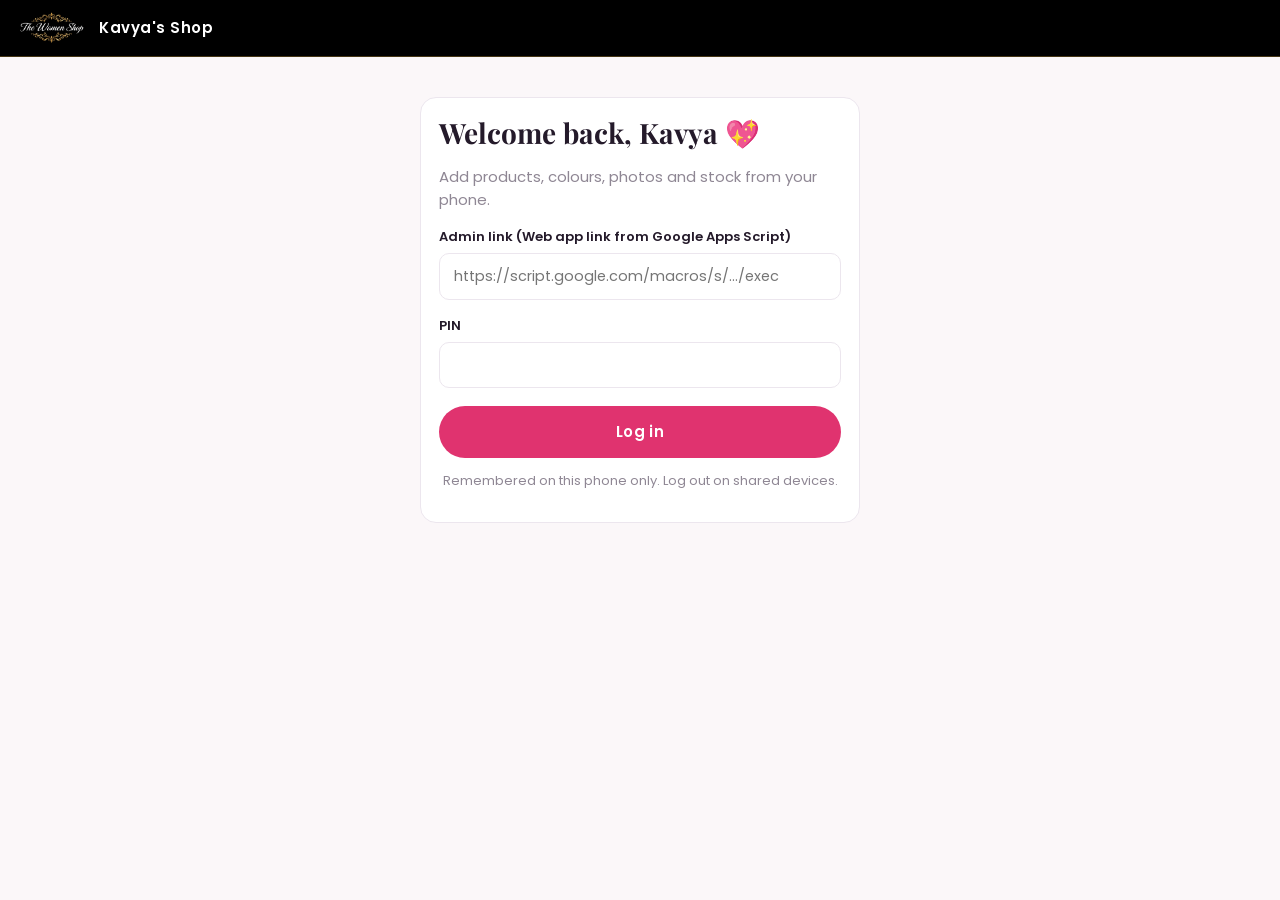
<file: admin.html>
<!DOCTYPE html>
<html lang="en">
<head>
  <meta charset="UTF-8">
  <meta name="viewport" content="width=device-width, initial-scale=1.0, viewport-fit=cover">
  <title>Kavya's Shop | The Women Shop</title>
  <meta name="robots" content="noindex, nofollow">
  <meta name="theme-color" content="#000000">
  <!-- "Add to Home Screen" turns this page into the Kavya's Shop app -->
  <link rel="manifest" href="/admin.webmanifest">
  <meta name="apple-mobile-web-app-capable" content="yes">
  <meta name="mobile-web-app-capable" content="yes">
  <meta name="apple-mobile-web-app-title" content="Kavya's Shop">
  <meta name="apple-mobile-web-app-status-bar-style" content="black-translucent">
  <link rel="icon" href="/favicon.ico" sizes="48x48">
  <link rel="apple-touch-icon" href="assets/admin-icon-180.png">
  <link rel="preconnect" href="https://fonts.googleapis.com">
  <link rel="preconnect" href="https://fonts.gstatic.com" crossorigin>
  <link href="https://fonts.googleapis.com/css2?family=Playfair+Display:ital,wght@0,600;0,700;1,600;1,700&family=Poppins:wght@400;500;600;700&display=swap" rel="stylesheet">
  <link rel="stylesheet" href="css/style.css?v=20261103f">
</head>
<body class="adm">
  <header class="adm-bar">
    <img src="assets/logo.jpg" alt="The Women Shop">
    <span class="adm-title">Kavya's Shop</span>
    <button class="adm-logout" id="logout" hidden>Log out</button>
  </header>

  <main class="adm-main" id="admin"></main>

  <nav class="adm-tabs" id="tabs" hidden aria-label="Admin sections">
    <button type="button" data-tab="home">
      <svg viewBox="0 0 24 24" aria-hidden="true"><path d="M3 10.5 12 3l9 7.5V20a1 1 0 0 1-1 1h-5v-6h-6v6H4a1 1 0 0 1-1-1z"/></svg>Home</button>
    <button type="button" data-tab="products">
      <svg viewBox="0 0 24 24" aria-hidden="true"><path d="M9 3h6l1 3 4 2-2 4-2-1v10H8V11l-2 1-2-4 4-2z"/></svg>Products</button>
    <button type="button" data-tab="orders">
      <svg viewBox="0 0 24 24" aria-hidden="true"><path d="M3 7.5 12 3l9 4.5v9L12 21l-9-4.5z"/><path d="M3 7.5 12 12l9-4.5M12 12v9"/></svg>Orders<b id="tab-badge-orders" hidden></b></button>
    <button type="button" data-tab="reviews">
      <svg viewBox="0 0 24 24" aria-hidden="true"><path d="m12 3 2.7 5.6 6.1.8-4.5 4.2 1.1 6.1L12 16.8l-5.4 2.9 1.1-6.1-4.5-4.2 6.1-.8z"/></svg>Reviews<b id="tab-badge" hidden></b></button>
    <button type="button" data-tab="settings">
      <svg viewBox="0 0 24 24" aria-hidden="true"><path d="M4 6h10M18 6h2M4 12h4M12 12h8M4 18h12M20 18h0"/><circle cx="16" cy="6" r="2"/><circle cx="10" cy="12" r="2"/><circle cx="18" cy="18" r="2"/></svg>Settings</button>
  </nav>

  <div class="toast" id="adm-toast"></div>

  <script src="js/config.js?v=20261103f"></script>
  <script src="js/data.js?v=20261103f"></script>
  <script src="js/admin.js?v=20261103f"></script>
</body>
</html>
</file>
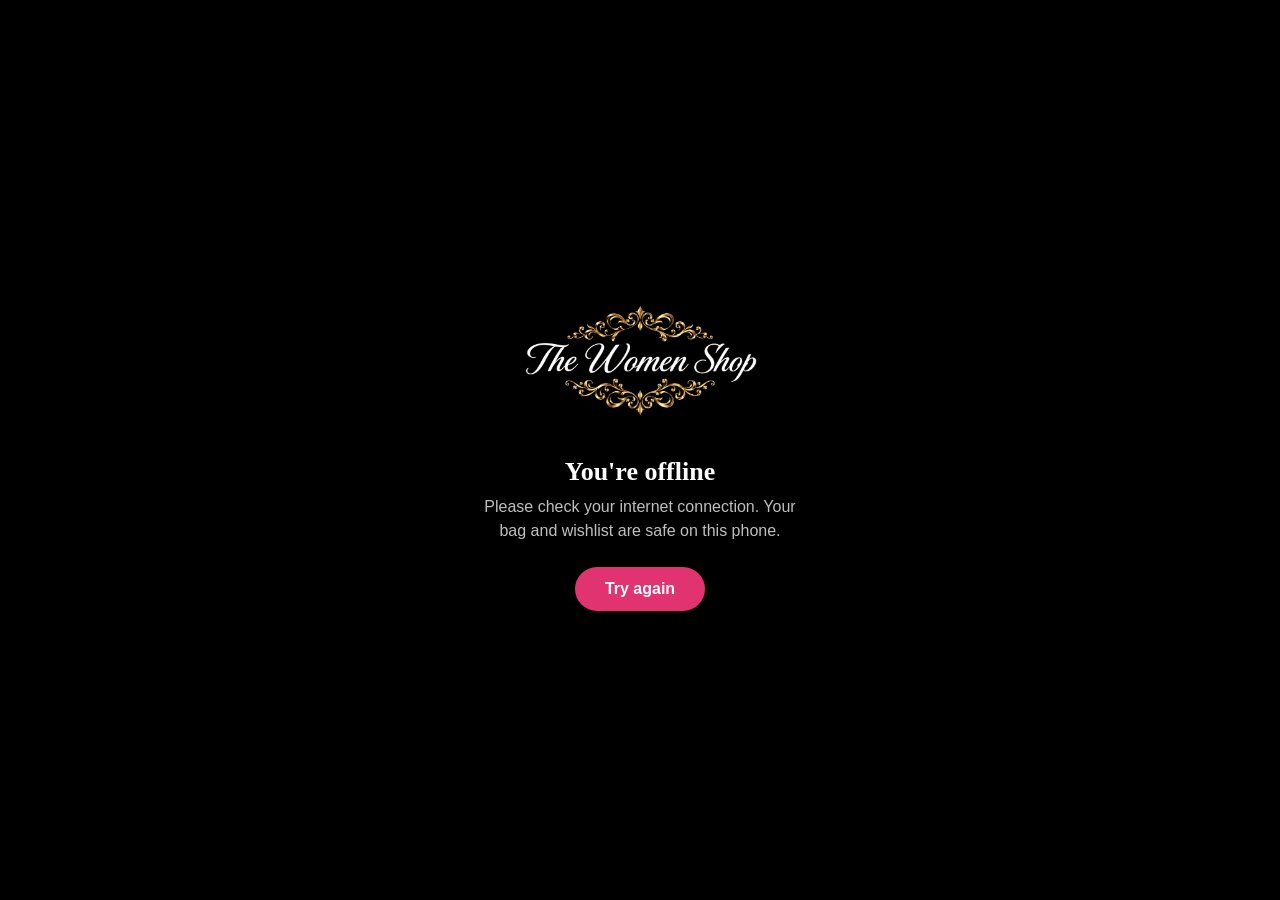
<file: offline.html>
<!DOCTYPE html>
<html lang="en">
<head>
  <meta charset="UTF-8">
  <meta name="viewport" content="width=device-width, initial-scale=1.0">
  <title>You're offline | The Women Shop</title>
  <meta name="robots" content="noindex">
  <meta name="theme-color" content="#000000">
  <style>
    html, body { margin: 0; height: 100%; }
    body { display: grid; place-items: center; padding: 24px; box-sizing: border-box; background: #000; color: #fff; font-family: -apple-system, "Segoe UI", Roboto, sans-serif; text-align: center; }
    img { width: min(260px, 70vw); }
    h1 { margin: 18px 0 8px; font-family: Georgia, serif; font-size: 26px; font-weight: 600; }
    p { margin: 0 auto 24px; max-width: 320px; color: rgba(255, 255, 255, .75); line-height: 1.5; }
    button { padding: 13px 30px; border: 0; border-radius: 999px; background: #e0336f; color: #fff; font: inherit; font-weight: 600; cursor: pointer; }
  </style>
</head>
<body>
  <main>
    <img src="/assets/logo.jpg" alt="The Women Shop">
    <h1>You're offline</h1>
    <p>Please check your internet connection. Your bag and wishlist are safe on this phone.</p>
    <button type="button" onclick="location.reload()">Try again</button>
  </main>
</body>
</html>
</file>
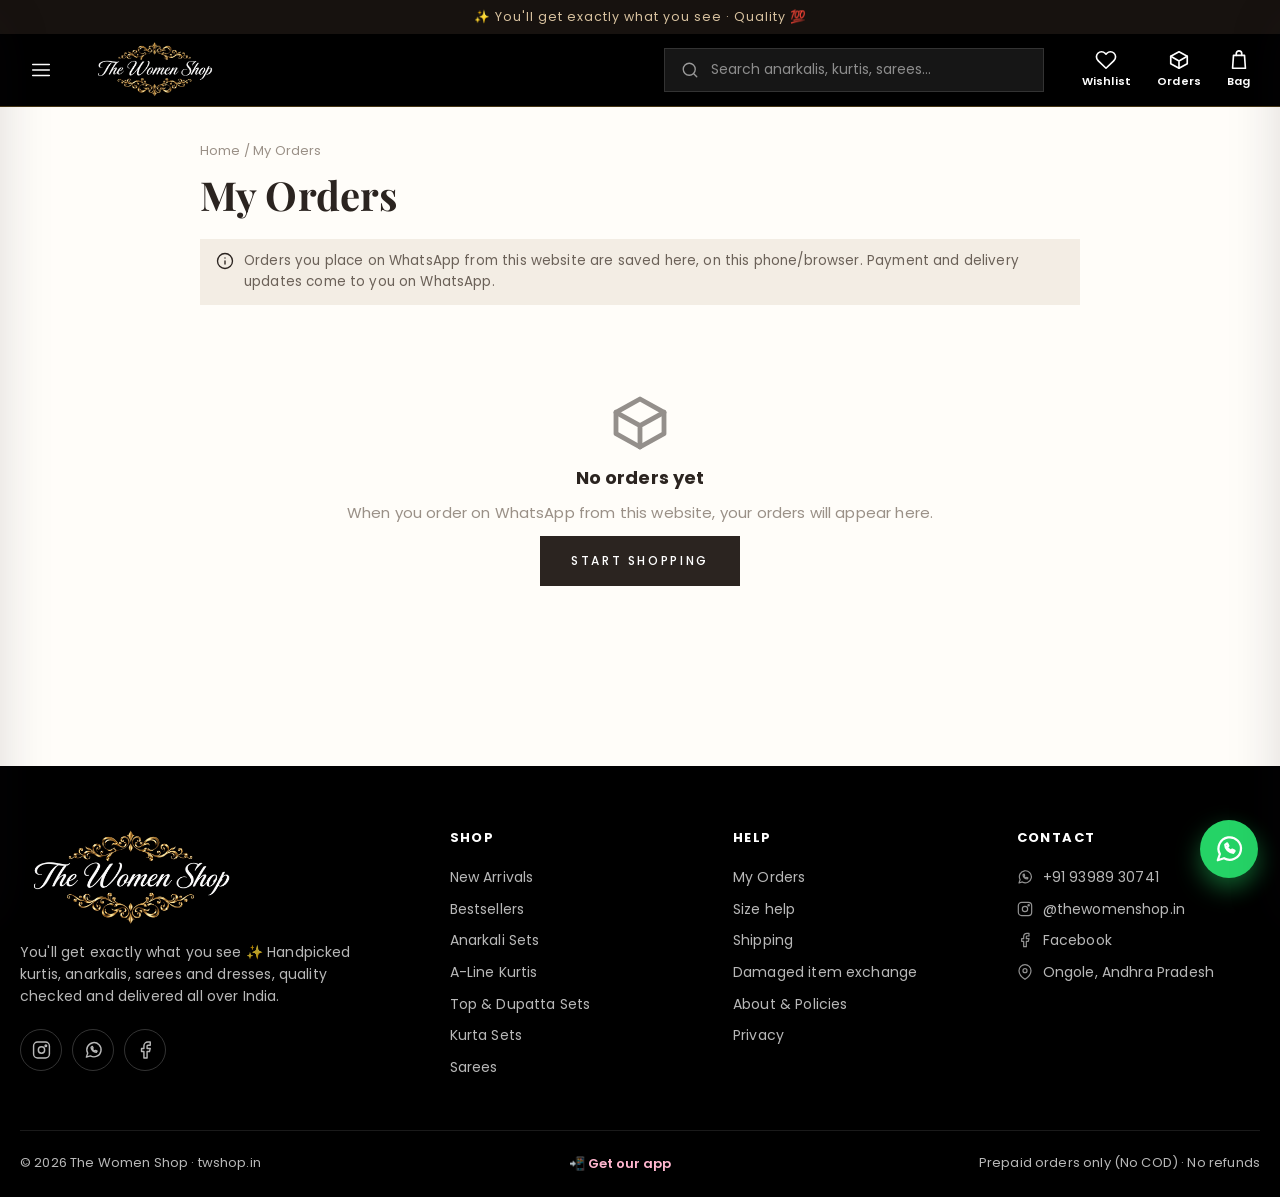
<file: orders.html>
<!DOCTYPE html>
<html lang="en">
<head>
  <meta charset="UTF-8">
  <meta name="viewport" content="width=device-width, initial-scale=1.0">
  <title>My Orders | The Women Shop</title>
  <meta name="theme-color" content="#000000">
  <link rel="icon" href="/favicon.ico" sizes="48x48">
  <link rel="icon" type="image/png" sizes="192x192" href="assets/icon-192.png">
  <link rel="apple-touch-icon" href="assets/apple-touch-icon.png">
  <link rel="manifest" href="/site.webmanifest">
  <meta name="apple-mobile-web-app-capable" content="yes">
  <meta name="mobile-web-app-capable" content="yes">
  <meta name="apple-mobile-web-app-title" content="Women Shop">
  <meta name="apple-mobile-web-app-status-bar-style" content="black">
  <!-- Visitor statistics (Umami: no cookies, no personal data) -->
  <script defer src="https://cloud.umami.is/script.js" data-website-id="20f2fee5-4a6b-429d-828e-dd71cae53dab"></script>
  <!-- Link preview (WhatsApp, Instagram, Facebook) -->
  <meta property="og:type" content="website">
  <meta property="og:site_name" content="The Women Shop">
  <meta property="og:title" content="My Orders | The Women Shop">
  <meta property="og:description" content="Your orders at The Women Shop.">
  <meta property="og:image" content="https://twshop.in/assets/logo.jpg">
  <meta property="og:url" content="https://twshop.in/orders.html">
  <meta name="twitter:card" content="summary_large_image">
  <link rel="preconnect" href="https://fonts.googleapis.com">
  <link rel="preconnect" href="https://fonts.gstatic.com" crossorigin>
  <link href="https://fonts.googleapis.com/css2?family=Playfair+Display:ital,wght@0,600;0,700;1,600;1,700&family=Poppins:wght@400;500;600;700&display=swap" rel="stylesheet">
  <link rel="stylesheet" href="css/style.css?v=20261103f">
</head>
<body>
  <div id="site-header"></div>

  <main class="container orders-page">
    <div class="page-head">
      <div class="crumbs"><a href="index.html">Home</a> / My Orders</div>
      <h1>My Orders <small id="count"></small></h1>
    </div>
    <p class="orders-note" id="orders-note"></p>
    <div id="orders"></div>
  </main>

  <div id="site-footer"></div>

  <script src="js/config.js?v=20261103f"></script>
  <script src="js/data.js?v=20261103f"></script>
  <script src="js/common.js?v=20261103f"></script>
  <script src="js/orders.js?v=20261103f"></script>
</body>
</html>
</file>
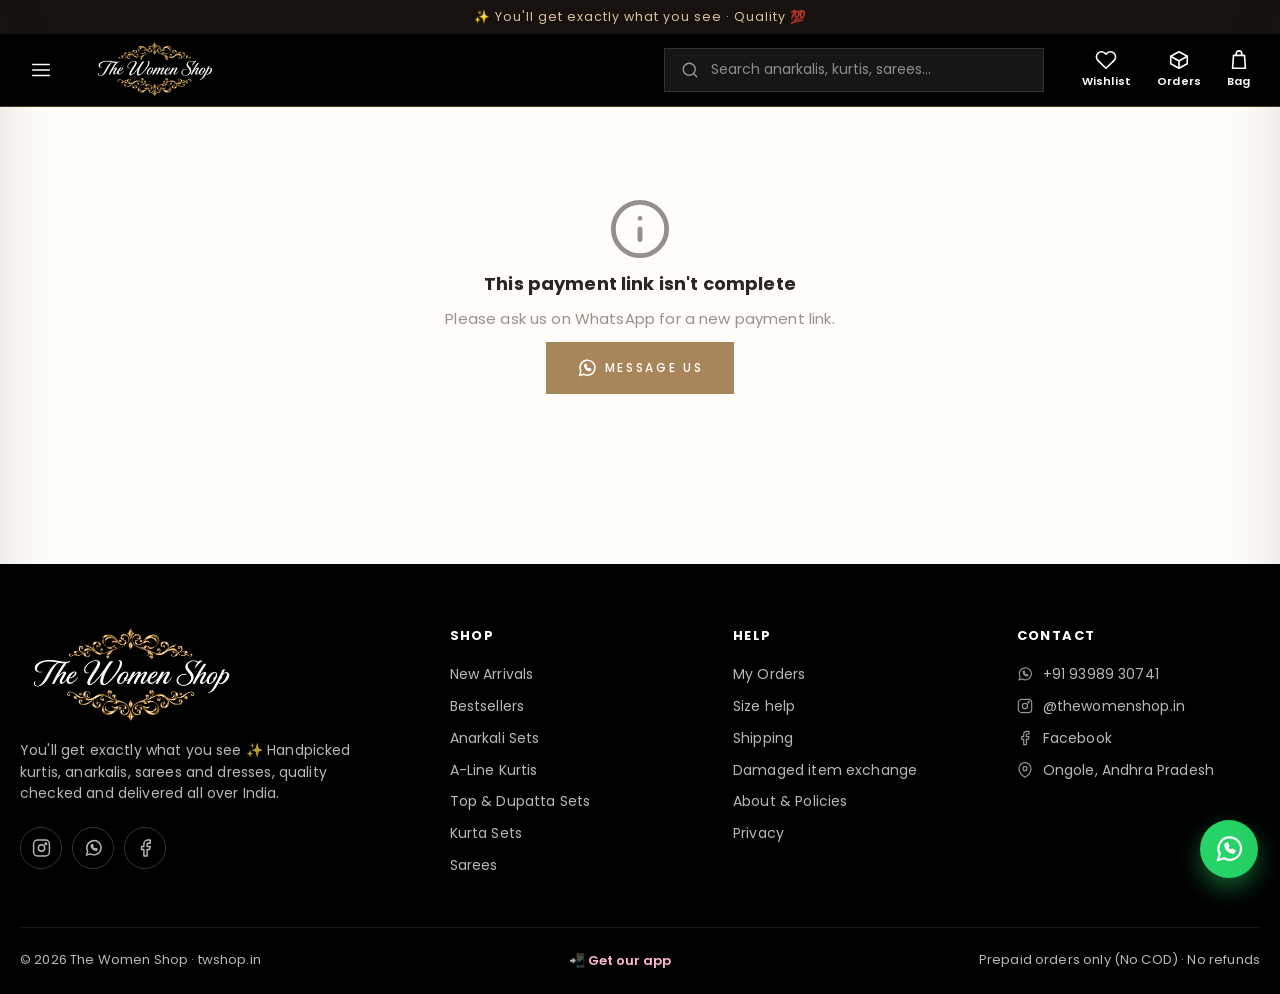
<file: pay.html>
<!DOCTYPE html>
<html lang="en">
<head>
  <meta charset="UTF-8">
  <meta name="viewport" content="width=device-width, initial-scale=1.0">
  <title>Pay for your order | The Women Shop</title>
  <meta name="robots" content="noindex">
  <meta name="theme-color" content="#000000">
  <link rel="icon" href="/favicon.ico" sizes="48x48">
  <link rel="icon" type="image/png" sizes="192x192" href="assets/icon-192.png">
  <link rel="apple-touch-icon" href="assets/apple-touch-icon.png">
  <link rel="manifest" href="/site.webmanifest">
  <meta name="apple-mobile-web-app-capable" content="yes">
  <meta name="mobile-web-app-capable" content="yes">
  <meta name="apple-mobile-web-app-title" content="Women Shop">
  <meta name="apple-mobile-web-app-status-bar-style" content="black">
  <!-- Visitor statistics (Umami: no cookies, no personal data) -->
  <script defer src="https://cloud.umami.is/script.js" data-website-id="20f2fee5-4a6b-429d-828e-dd71cae53dab"></script>
  <!-- Link preview (WhatsApp, Instagram, Facebook) -->
  <meta property="og:type" content="website">
  <meta property="og:site_name" content="The Women Shop">
  <meta property="og:title" content="Pay for your order | The Women Shop">
  <meta property="og:description" content="Your order is confirmed ✅ Tap to pay securely with any UPI app.">
  <meta property="og:image" content="https://twshop.in/assets/logo.jpg">
  <link rel="preconnect" href="https://fonts.googleapis.com">
  <link rel="preconnect" href="https://fonts.gstatic.com" crossorigin>
  <link href="https://fonts.googleapis.com/css2?family=Playfair+Display:ital,wght@0,600;0,700;1,600;1,700&family=Poppins:wght@400;500;600;700&display=swap" rel="stylesheet">
  <link rel="stylesheet" href="css/style.css?v=20261103f">
</head>
<body>
  <div id="site-header"></div>

  <main class="container pay-page" id="pay"></main>

  <div id="site-footer"></div>

  <script src="js/config.js?v=20261103f"></script>
  <script src="js/data.js?v=20261103f"></script>
  <script src="js/common.js?v=20261103f"></script>
  <script src="js/qrcode.js?v=20261103f"></script>
  <script src="js/pay.js?v=20261103f"></script>
</body>
</html>
</file>
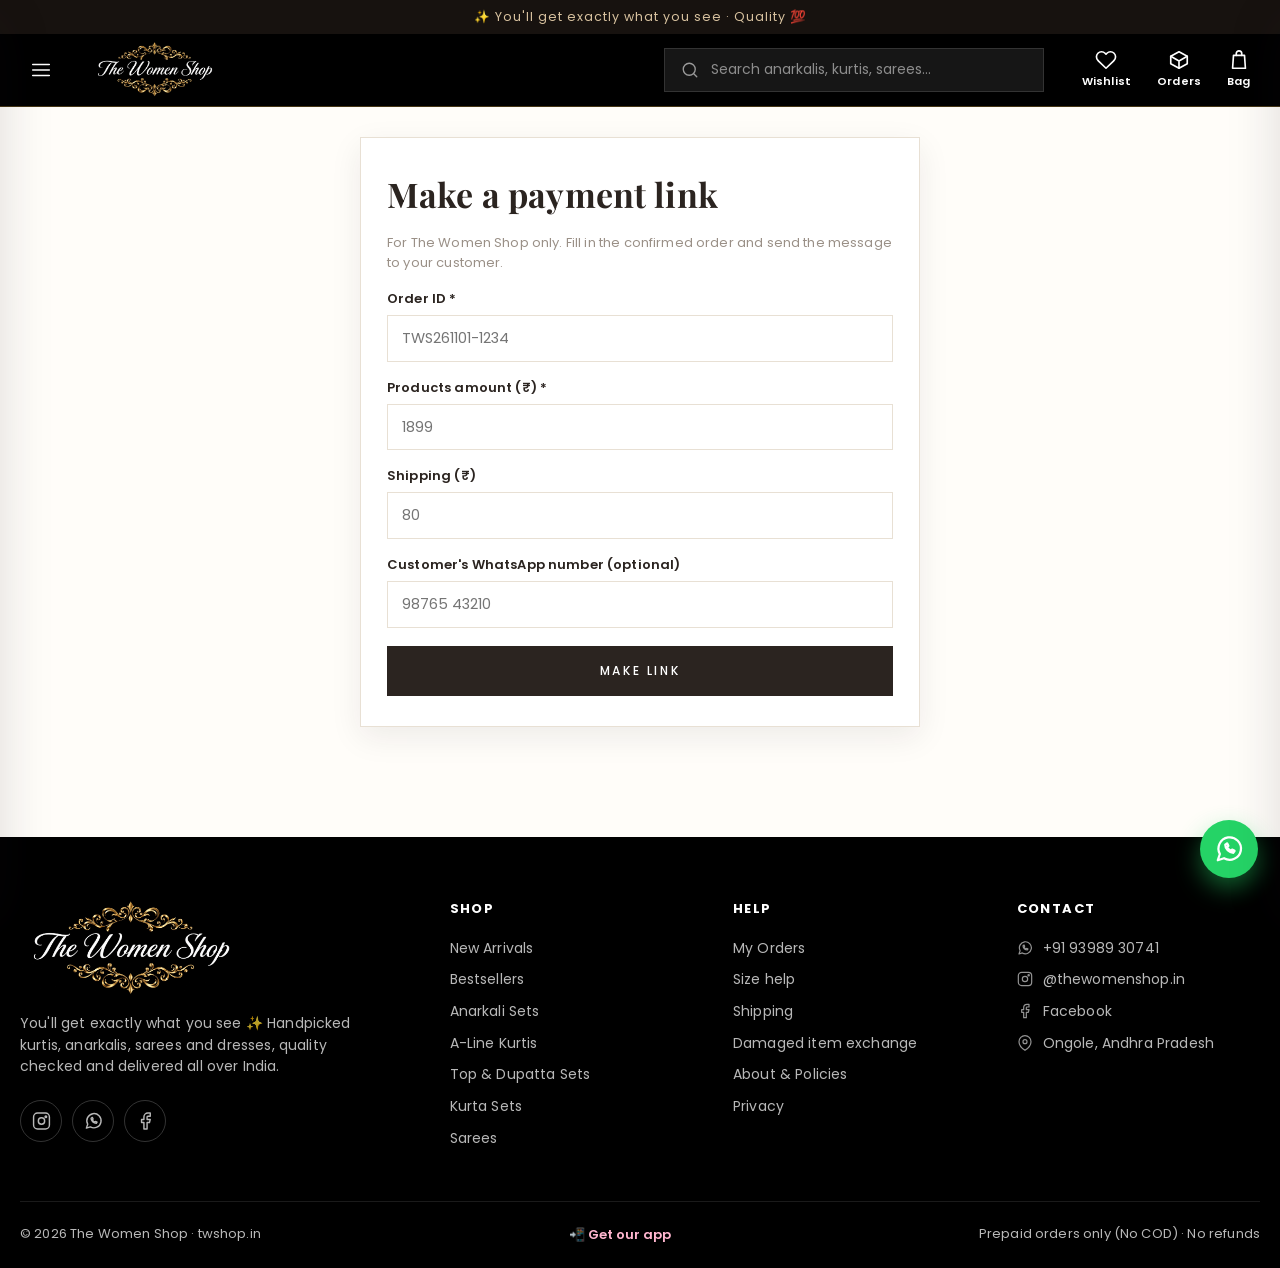
<file: paylink.html>
<!DOCTYPE html>
<html lang="en">
<head>
  <meta charset="UTF-8">
  <meta name="viewport" content="width=device-width, initial-scale=1.0">
  <title>Make a payment link | The Women Shop</title>
  <meta name="robots" content="noindex">
  <meta name="theme-color" content="#000000">
  <link rel="icon" href="/favicon.ico" sizes="48x48">
  <link rel="icon" type="image/png" sizes="192x192" href="assets/icon-192.png">
  <link rel="apple-touch-icon" href="assets/apple-touch-icon.png">
  <link rel="preconnect" href="https://fonts.googleapis.com">
  <link rel="preconnect" href="https://fonts.gstatic.com" crossorigin>
  <link href="https://fonts.googleapis.com/css2?family=Playfair+Display:ital,wght@0,600;0,700;1,600;1,700&family=Poppins:wght@400;500;600;700&display=swap" rel="stylesheet">
  <link rel="stylesheet" href="css/style.css?v=20261103f">
</head>
<body>
  <div id="site-header"></div>

  <main class="container pay-page">
    <div class="pay-card">
      <h1>Make a payment link</h1>
      <p class="muted small">For The Women Shop only. Fill in the confirmed order and send the message to your customer.</p>

      <form id="mk" novalidate>
        <label class="field-label" for="mk-order">Order ID *</label>
        <input class="field" id="mk-order" placeholder="TWS261101-1234" autocomplete="off">
        <label class="field-label" for="mk-amount">Products amount (₹) *</label>
        <input class="field" id="mk-amount" type="number" inputmode="decimal" min="1" placeholder="1899">
        <label class="field-label" for="mk-ship">Shipping (₹)</label>
        <input class="field" id="mk-ship" type="number" inputmode="decimal" min="0" placeholder="80">
        <p class="muted small" id="mk-total"></p>
        <label class="field-label" for="mk-phone">Customer's WhatsApp number (optional)</label>
        <input class="field" id="mk-phone" type="tel" inputmode="numeric" placeholder="98765 43210">
        <p class="size-error" id="mk-error" hidden></p>
        <button class="btn btn-block" type="submit" style="margin-top:18px">Make link</button>
      </form>

      <div id="mk-result" hidden>
        <label class="field-label">Message for your customer</label>
        <textarea class="field" id="mk-msg" rows="8" readonly></textarea>
        <div class="mk-actions">
          <a class="btn btn-wa" id="mk-wa" target="_blank" rel="noopener"></a>
          <button class="btn btn-outline" type="button" id="mk-copy">Copy message</button>
          <a class="btn btn-outline" id="mk-open" target="_blank" rel="noopener">Preview page</a>
        </div>
      </div>
    </div>
  </main>

  <div id="site-footer"></div>

  <script src="js/config.js?v=20261103f"></script>
  <script src="js/data.js?v=20261103f"></script>
  <script src="js/common.js?v=20261103f"></script>
  <script>
    (function () {
      const { icon, money, toast } = window.TWS;
      const C = window.SHOP_CONFIG;
      const $ = (s) => document.querySelector(s);

      $("#mk").addEventListener("submit", (e) => {
        e.preventDefault();
        const order = $("#mk-order").value.trim().toUpperCase();
        const items = Number($("#mk-amount").value);
        const ship = Number($("#mk-ship").value) || 0;
        const amount = items + ship;
        const digits = $("#mk-phone").value.replace(/\D/g, "").replace(/^0+/, "");
        const fail = (m) => { $("#mk-error").textContent = m; $("#mk-error").hidden = false; };
        if (!/^[A-Z0-9-]{3,30}$/.test(order)) return fail("Enter the Order ID from the customer's message (letters, numbers and -)");
        if (!(items > 0 && amount <= 100000)) return fail("Enter the products amount");
        if (ship < 0) return fail("Shipping can't be negative");
        if (digits && digits.length !== 10 && digits.length !== 12) return fail("Enter a 10-digit mobile number, or leave it empty");
        $("#mk-error").hidden = true;

        const link = `https://${C.domain}/pay?o=${encodeURIComponent(order)}&a=${amount}${ship ? `&s=${ship}` : ""}`;
        const breakdown = ship ? `Products: ${money(items)}\nShipping: ${money(ship)}\n` : "";
        const msg = `Hi! Your order *${order}* is confirmed ✅\n\n${breakdown}Amount to pay: *${money(amount)}*\nPay here (any UPI app): ${link}\n\nPlease send the payment screenshot after paying. Thank you for shopping with ${C.name} 💖`;
        const phone = digits.length === 10 ? `91${digits}` : digits;

        $("#mk-msg").value = msg;
        $("#mk-wa").href = `https://wa.me/${phone}?text=${encodeURIComponent(msg)}`;
        $("#mk-wa").innerHTML = `${icon("whatsapp")} ${phone ? "Send to customer" : "Send on WhatsApp"}`;
        $("#mk-open").href = link;
        $("#mk-result").hidden = false;
      });

      // live total while typing
      const showTotal = () => {
        const t = (Number($("#mk-amount").value) || 0) + (Number($("#mk-ship").value) || 0);
        $("#mk-total").textContent = t ? `Customer pays: ${money(t)}` : "";
      };
      $("#mk-amount").addEventListener("input", showTotal);
      $("#mk-ship").addEventListener("input", showTotal);

      $("#mk-copy").addEventListener("click", async () => {
        try { await navigator.clipboard.writeText($("#mk-msg").value); toast("Message copied"); }
        catch (x) { $("#mk-msg").select(); toast("Select the message and copy it"); }
      });
    })();
  </script>
</body>
</html>
</file>
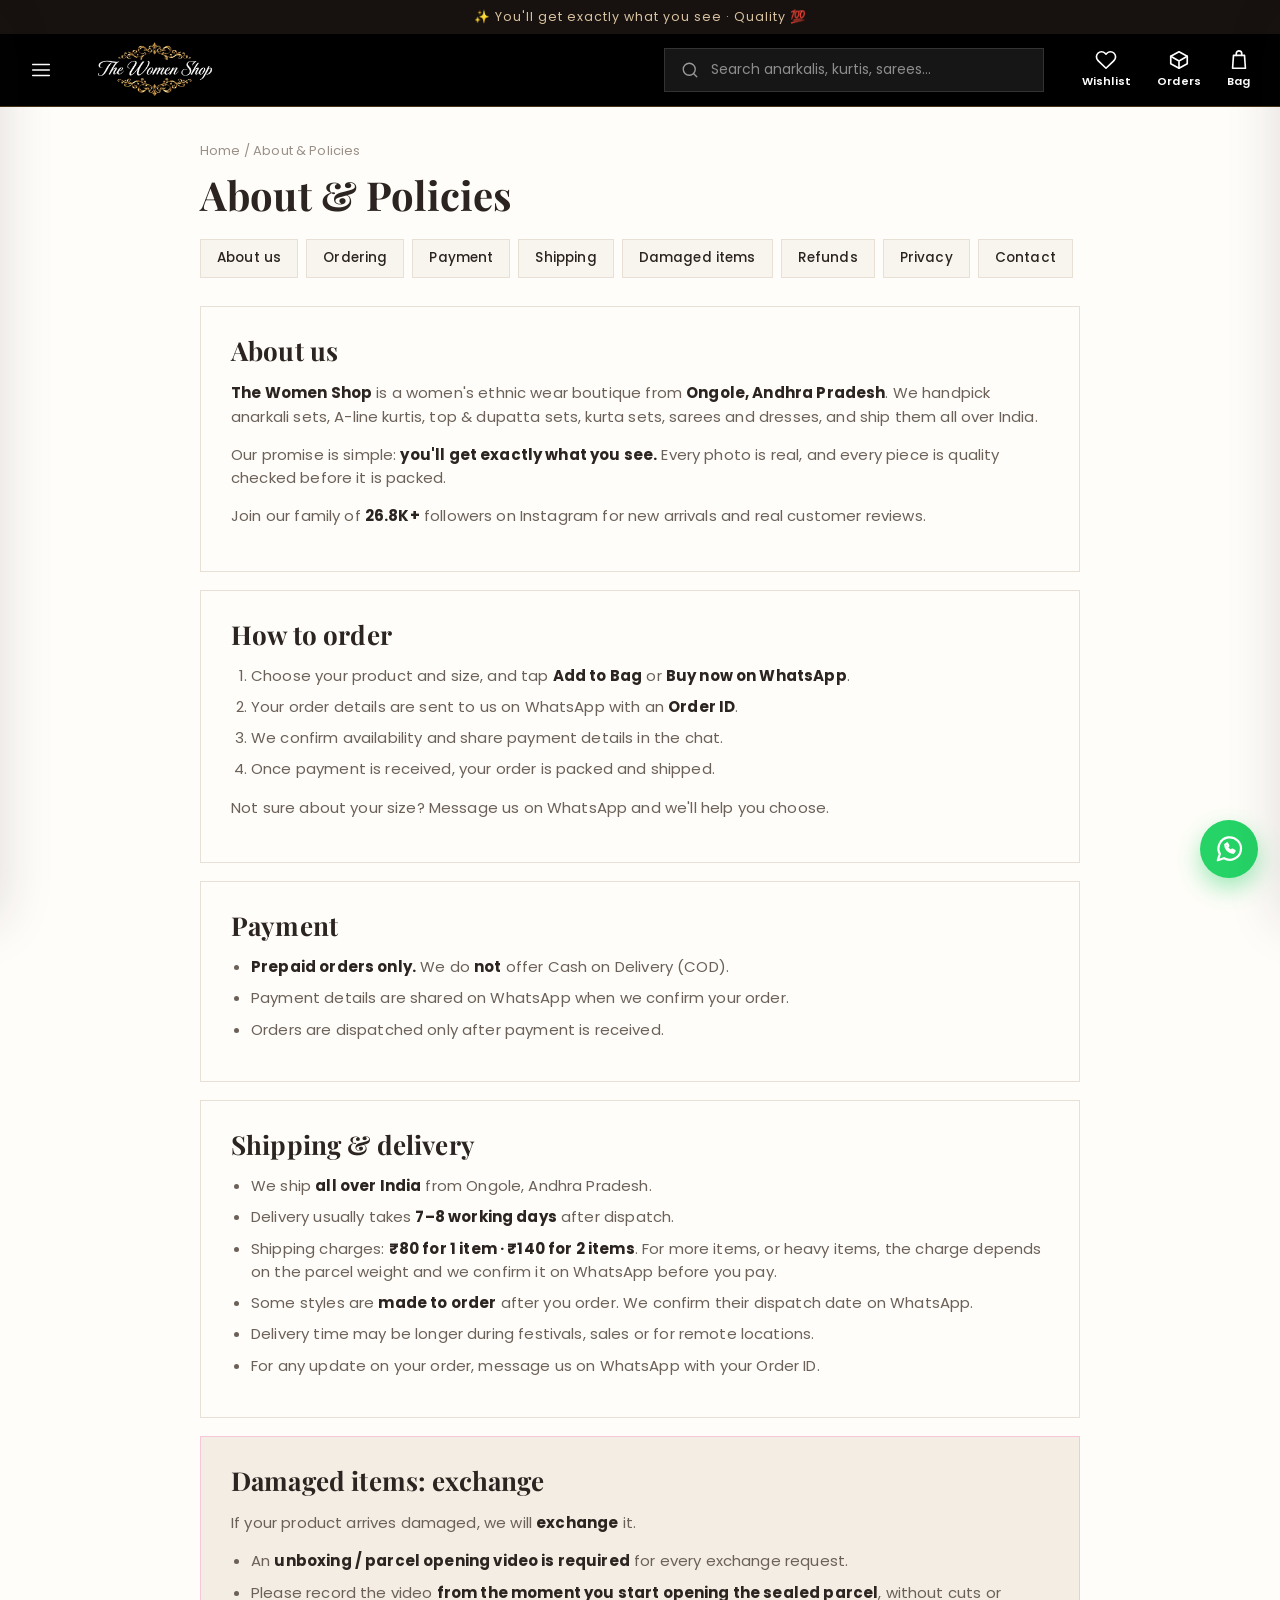
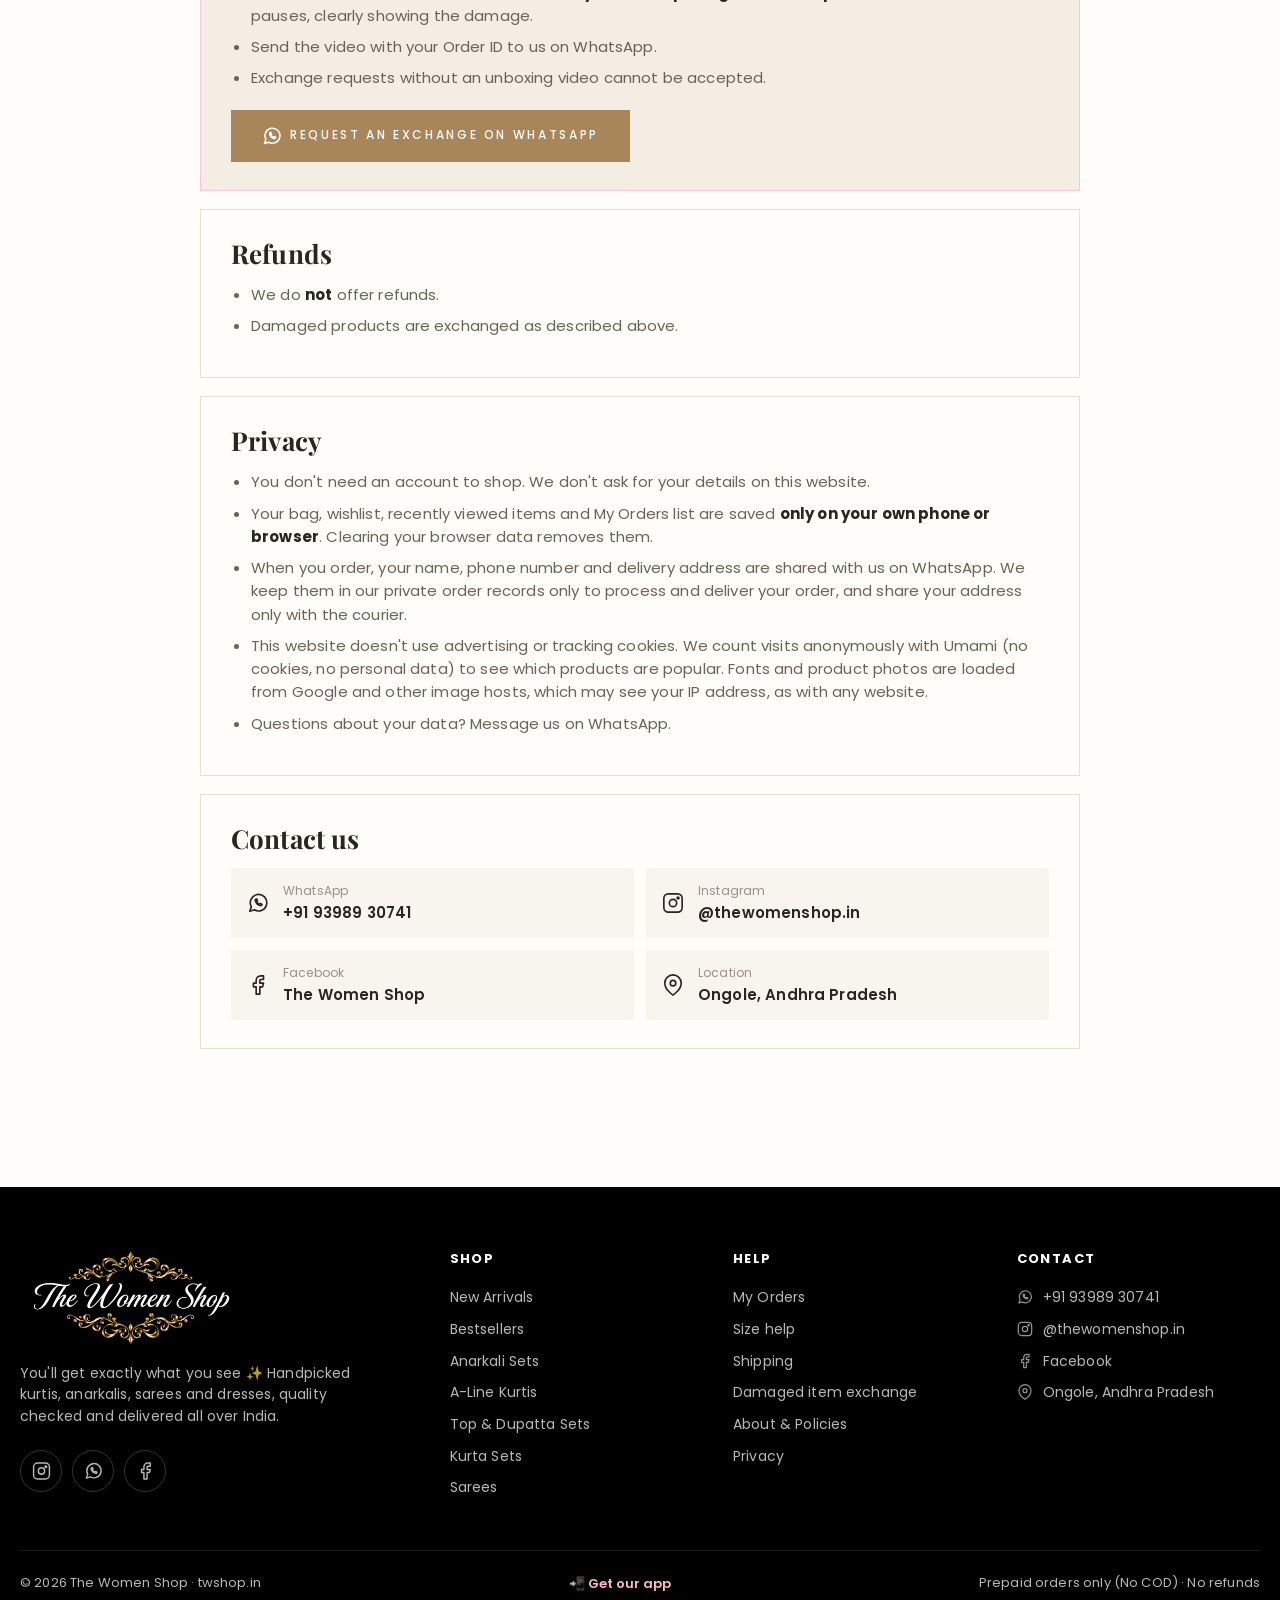
<file: policies.html>
<!DOCTYPE html>
<html lang="en">
<head>
  <meta charset="UTF-8">
  <meta name="viewport" content="width=device-width, initial-scale=1.0">
  <title>About & Policies | The Women Shop</title>
  <meta name="description" content="About The Women Shop, Ongole. Prepaid orders only, delivery in 7–8 working days, exchange for damaged items with unboxing video.">
  <meta name="theme-color" content="#000000">
  <link rel="icon" href="/favicon.ico" sizes="48x48">
  <link rel="icon" type="image/png" sizes="192x192" href="assets/icon-192.png">
  <link rel="apple-touch-icon" href="assets/apple-touch-icon.png">
  <link rel="manifest" href="/site.webmanifest">
  <meta name="apple-mobile-web-app-capable" content="yes">
  <meta name="mobile-web-app-capable" content="yes">
  <meta name="apple-mobile-web-app-title" content="Women Shop">
  <meta name="apple-mobile-web-app-status-bar-style" content="black">
  <!-- Visitor statistics (Umami: no cookies, no personal data) -->
  <script defer src="https://cloud.umami.is/script.js" data-website-id="20f2fee5-4a6b-429d-828e-dd71cae53dab"></script>
  <!-- Link preview (WhatsApp, Instagram, Facebook) -->
  <meta property="og:type" content="website">
  <meta property="og:site_name" content="The Women Shop">
  <meta property="og:title" content="About & Policies | The Women Shop">
  <meta property="og:description" content="Prepaid orders only · Delivery in 7–8 working days · Exchange for damaged items with unboxing video.">
  <meta property="og:image" content="https://twshop.in/assets/logo.jpg">
  <link rel="preconnect" href="https://fonts.googleapis.com">
  <link rel="preconnect" href="https://fonts.gstatic.com" crossorigin>
  <link href="https://fonts.googleapis.com/css2?family=Playfair+Display:ital,wght@0,600;0,700;1,600;1,700&family=Poppins:wght@400;500;600;700&display=swap" rel="stylesheet">
  <link rel="stylesheet" href="css/style.css?v=20261103f">
</head>
<body>
  <div id="site-header"></div>

  <main class="container policies">
    <div class="page-head">
      <div class="crumbs"><a href="index.html">Home</a> / About &amp; Policies</div>
      <h1>About &amp; Policies</h1>
    </div>

    <nav class="policy-nav" aria-label="On this page">
      <a href="#about">About us</a>
      <a href="#ordering">Ordering</a>
      <a href="#payment">Payment</a>
      <a href="#shipping">Shipping</a>
      <a href="#exchange">Damaged items</a>
      <a href="#refunds">Refunds</a>
      <a href="#privacy">Privacy</a>
      <a href="#contact">Contact</a>
    </nav>

    <section id="about" class="policy-card">
      <h2>About us</h2>
      <p><strong>The Women Shop</strong> is a women's ethnic wear boutique from <strong>Ongole, Andhra Pradesh</strong>. We handpick anarkali sets, A-line kurtis, top &amp; dupatta sets, kurta sets, sarees and dresses, and ship them all over India.</p>
      <p>Our promise is simple: <strong>you'll get exactly what you see.</strong> Every photo is real, and every piece is quality checked before it is packed.</p>
      <p>Join our family of <strong data-followers></strong> followers on Instagram for new arrivals and real customer reviews.</p>
    </section>

    <section id="ordering" class="policy-card">
      <h2>How to order</h2>
      <ol>
        <li>Choose your product and size, and tap <strong>Add to Bag</strong> or <strong>Buy now on WhatsApp</strong>.</li>
        <li>Your order details are sent to us on WhatsApp with an <strong>Order ID</strong>.</li>
        <li>We confirm availability and share payment details in the chat.</li>
        <li>Once payment is received, your order is packed and shipped.</li>
      </ol>
      <p>Not sure about your size? Message us on WhatsApp and we'll help you choose.</p>
    </section>

    <section id="payment" class="policy-card">
      <h2>Payment</h2>
      <ul>
        <li><strong>Prepaid orders only.</strong> We do <strong>not</strong> offer Cash on Delivery (COD).</li>
        <li>Payment details are shared on WhatsApp when we confirm your order.</li>
        <li>Orders are dispatched only after payment is received.</li>
      </ul>
    </section>

    <section id="shipping" class="policy-card">
      <h2>Shipping &amp; delivery</h2>
      <ul>
        <li>We ship <strong>all over India</strong> from Ongole, Andhra Pradesh.</li>
        <li>Delivery usually takes <strong data-shipping></strong> after dispatch.</li>
        <li>Shipping charges: <strong data-shipping-rates></strong>. For more items, or heavy items, the charge depends on the parcel weight and we confirm it on WhatsApp before you pay.</li>
        <li>Some styles are <strong>made to order</strong> after you order. We confirm their dispatch date on WhatsApp.</li>
        <li>Delivery time may be longer during festivals, sales or for remote locations.</li>
        <li>For any update on your order, message us on WhatsApp with your Order ID.</li>
      </ul>
    </section>

    <section id="exchange" class="policy-card highlight">
      <h2>Damaged items: exchange</h2>
      <p>If your product arrives damaged, we will <strong>exchange</strong> it.</p>
      <ul>
        <li>An <strong>unboxing / parcel opening video is required</strong> for every exchange request.</li>
        <li>Please record the video <strong>from the moment you start opening the sealed parcel</strong>, without cuts or pauses, clearly showing the damage.</li>
        <li>Send the video with your Order ID to us on WhatsApp.</li>
        <li>Exchange requests without an unboxing video cannot be accepted.</li>
      </ul>
      <a class="btn btn-wa" id="exchange-btn" target="_blank" rel="noopener"></a>
    </section>

    <section id="refunds" class="policy-card">
      <h2>Refunds</h2>
      <ul>
        <li>We do <strong>not</strong> offer refunds.</li>
        <li>Damaged products are exchanged as described above.</li>
      </ul>
    </section>

    <section id="privacy" class="policy-card">
      <h2>Privacy</h2>
      <ul>
        <li>You don't need an account to shop. We don't ask for your details on this website.</li>
        <li>Your bag, wishlist, recently viewed items and My Orders list are saved <strong>only on your own phone or browser</strong>. Clearing your browser data removes them.</li>
        <li>When you order, your name, phone number and delivery address are shared with us on WhatsApp. We keep them in our private order records only to process and deliver your order, and share your address only with the courier.</li>
        <li>This website doesn't use advertising or tracking cookies. We count visits anonymously with Umami (no cookies, no personal data) to see which products are popular. Fonts and product photos are loaded from Google and other image hosts, which may see your IP address, as with any website.</li>
        <li>Questions about your data? Message us on WhatsApp.</li>
      </ul>
    </section>

    <section id="contact" class="policy-card">
      <h2>Contact us</h2>
      <div class="contact-list" id="contact-list"></div>
    </section>
  </main>

  <div id="site-footer"></div>

  <script src="js/config.js?v=20261103f"></script>
  <script src="js/data.js?v=20261103f"></script>
  <script src="js/common.js?v=20261103f"></script>
  <script>
    (function () {
      const { esc, icon, waLink, igProfile } = window.TWS;
      const C = window.SHOP_CONFIG;
      const ex = document.getElementById("exchange-btn");
      ex.href = waLink(`Hi ${C.name}! I received a damaged item.\nOrder ID: \nI'm attaching my unboxing video.`);
      ex.innerHTML = `${icon("whatsapp")} Request an exchange on WhatsApp`;
      document.getElementById("contact-list").innerHTML = `
        <a href="${waLink("Hi " + C.name + "!")}" target="_blank" rel="noopener">${icon("whatsapp")}<span><small>WhatsApp</small>${esc(C.phone)}</span></a>
        <a href="${igProfile}" target="_blank" rel="noopener">${icon("instagram")}<span><small>Instagram</small>@${esc(C.instagramHandle)}</span></a>
        ${C.facebookUrl ? `<a href="${esc(C.facebookUrl)}" target="_blank" rel="noopener">${icon("facebook")}<span><small>Facebook</small>The Women Shop</span></a>` : ""}
        <a href="${esc(C.mapsUrl)}" target="_blank" rel="noopener">${icon("pin")}<span><small>Location</small>${esc(C.location)}</span></a>`;
    })();
  </script>
</body>
</html>
</file>
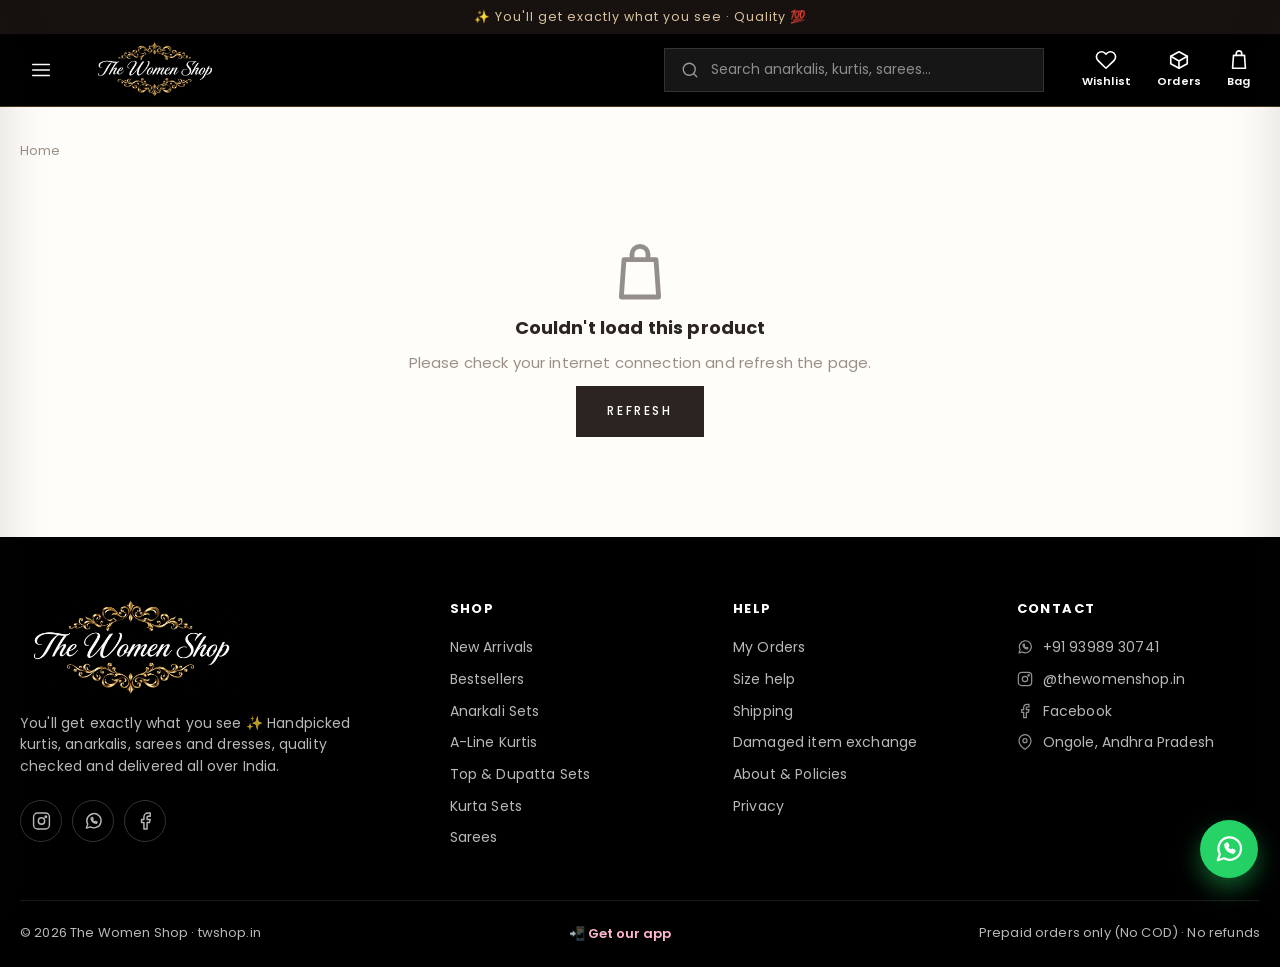
<file: product.html>
<!DOCTYPE html>
<html lang="en">
<head>
  <meta charset="UTF-8">
  <meta name="viewport" content="width=device-width, initial-scale=1.0">
  <title>Product | The Women Shop</title>
  <meta name="description" content="Shop at The Women Shop. Order on WhatsApp, delivery all over India.">
  <meta name="theme-color" content="#000000">
  <link rel="icon" href="/favicon.ico" sizes="48x48">
  <link rel="icon" type="image/png" sizes="192x192" href="assets/icon-192.png">
  <link rel="apple-touch-icon" href="assets/apple-touch-icon.png">
  <link rel="manifest" href="/site.webmanifest">
  <meta name="apple-mobile-web-app-capable" content="yes">
  <meta name="mobile-web-app-capable" content="yes">
  <meta name="apple-mobile-web-app-title" content="Women Shop">
  <meta name="apple-mobile-web-app-status-bar-style" content="black">
  <!-- Visitor statistics (Umami: no cookies, no personal data) -->
  <script defer src="https://cloud.umami.is/script.js" data-website-id="20f2fee5-4a6b-429d-828e-dd71cae53dab"></script>
  <!-- Link preview (WhatsApp, Instagram, Facebook) -->
  <meta property="og:type" content="website">
  <meta property="og:site_name" content="The Women Shop">
  <meta property="og:title" content="The Women Shop">
  <meta property="og:description" content="You'll get exactly what you see ✨ Order on WhatsApp · Delivery all over India.">
  <meta property="og:image" content="https://twshop.in/assets/logo.jpg">
  <meta property="og:url" content="https://twshop.in/product.html">
  <meta name="twitter:card" content="summary_large_image">
  <link rel="preconnect" href="https://fonts.googleapis.com">
  <link rel="preconnect" href="https://fonts.gstatic.com" crossorigin>
  <link href="https://fonts.googleapis.com/css2?family=Playfair+Display:ital,wght@0,600;0,700;1,600;1,700&family=Poppins:wght@400;500;600;700&display=swap" rel="stylesheet">
  <link rel="stylesheet" href="css/style.css?v=20261103f">
</head>
<body>
  <div id="site-header"></div>

  <main class="container">
    <div class="page-head"><div class="crumbs" id="crumbs"><a href="index.html">Home</a></div></div>
    <div id="pdp"><div class="pdp"><div class="skeleton"></div><div></div></div></div>

    <section class="section" id="product-reviews" hidden>
      <div class="section-head">
        <div><h2>Customer Reviews</h2><p id="review-summary"></p></div>
        <button class="btn btn-outline" type="button" id="write-review" data-write-review>Write a review</button>
      </div>
      <div class="reviews scroller" id="product-review-list"></div>
    </section>

    <section class="section" id="similar-wrap" hidden>
      <div class="section-head"><div><h2>You May Also Like</h2></div></div>
      <div class="scroller" id="similar"></div>
    </section>

    <section class="section" id="recent-wrap" hidden style="padding-top:0">
      <div class="section-head"><div><h2>Recently Viewed</h2></div></div>
      <div class="scroller" id="recent"></div>
    </section>
  </main>

  <div class="lightbox" id="lightbox"><img alt=""></div>
  <div id="site-footer"></div>

  <script src="js/config.js?v=20261103f"></script>
  <script src="js/data.js?v=20261103f"></script>
  <script src="js/common.js?v=20261103f"></script>
  <script src="js/product.js?v=20261103f"></script>
</body>
</html>
</file>
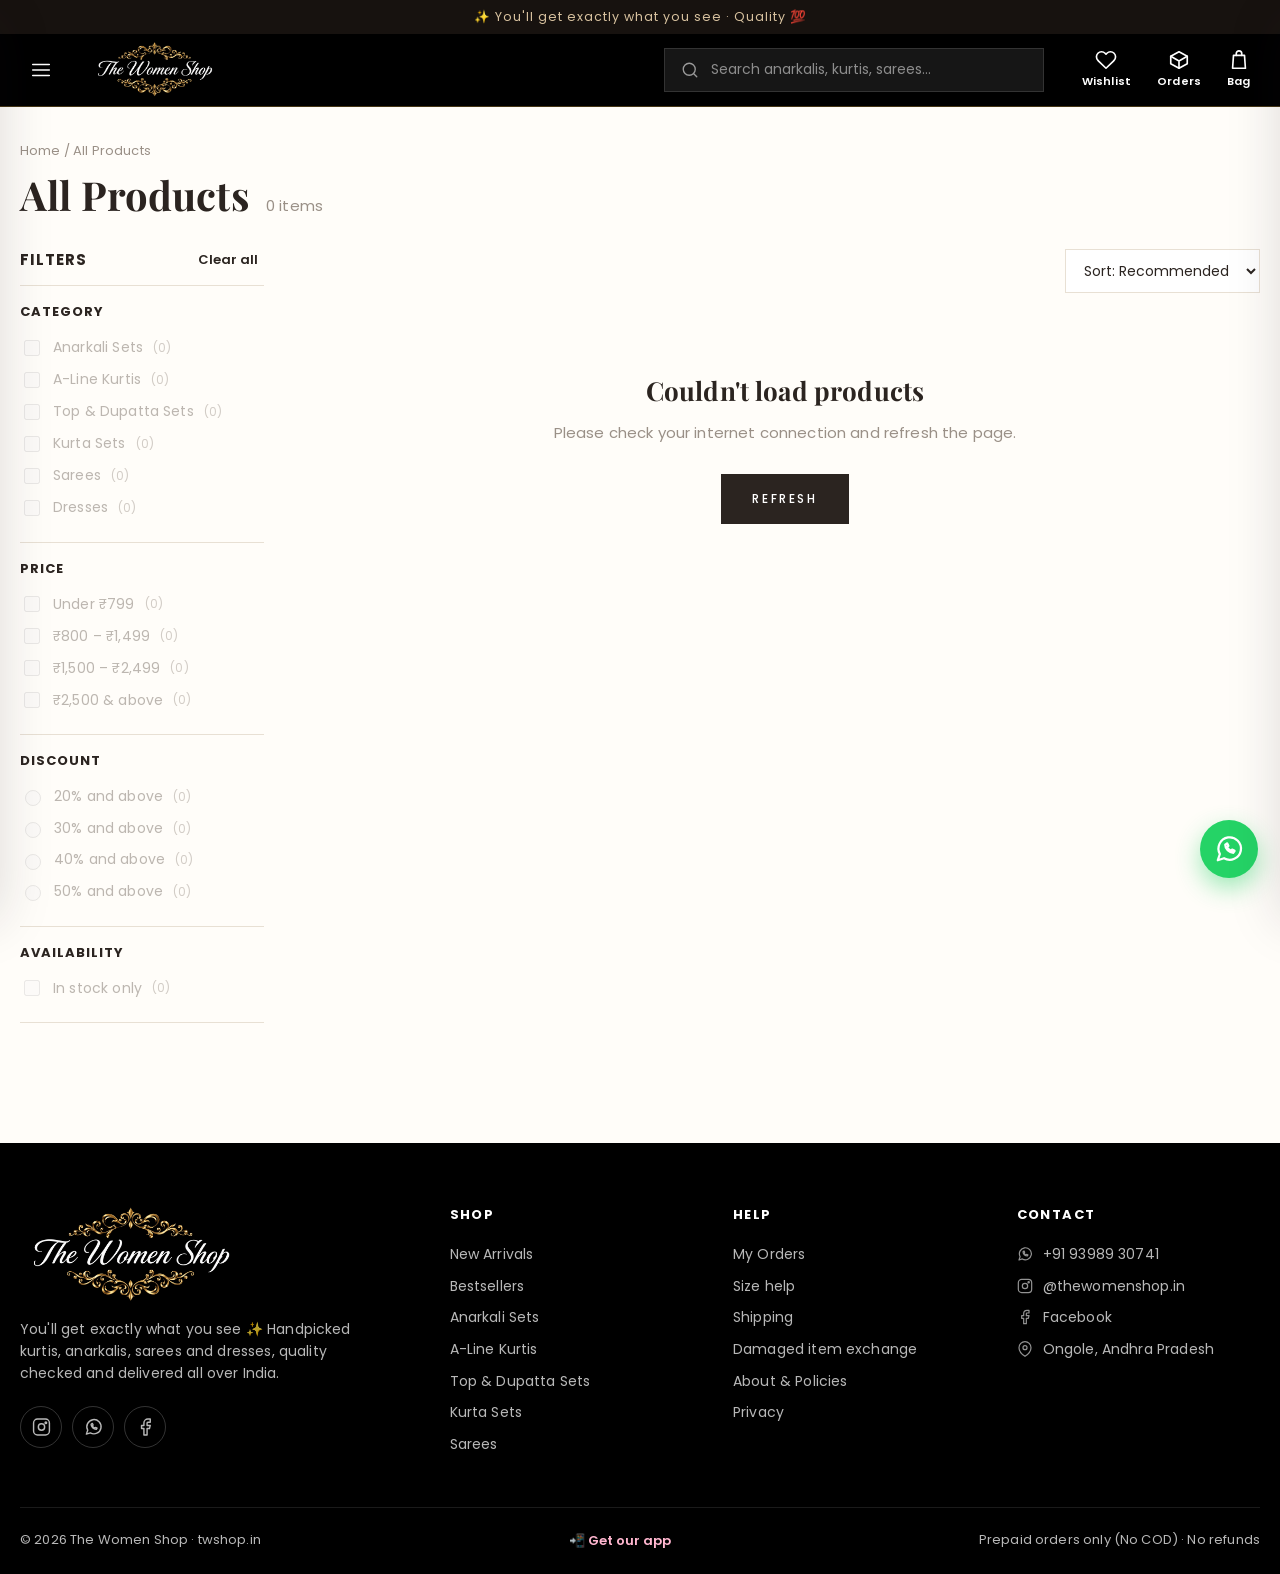
<file: shop.html>
<!DOCTYPE html>
<html lang="en">
<head>
  <meta charset="UTF-8">
  <meta name="viewport" content="width=device-width, initial-scale=1.0">
  <title>Shop | The Women Shop</title>
  <meta name="description" content="Browse anarkali sets, kurtis, kurta sets, sarees and dresses at The Women Shop.">
  <meta name="theme-color" content="#000000">
  <link rel="icon" href="/favicon.ico" sizes="48x48">
  <link rel="icon" type="image/png" sizes="192x192" href="assets/icon-192.png">
  <link rel="apple-touch-icon" href="assets/apple-touch-icon.png">
  <link rel="manifest" href="/site.webmanifest">
  <meta name="apple-mobile-web-app-capable" content="yes">
  <meta name="mobile-web-app-capable" content="yes">
  <meta name="apple-mobile-web-app-title" content="Women Shop">
  <meta name="apple-mobile-web-app-status-bar-style" content="black">
  <!-- Visitor statistics (Umami: no cookies, no personal data) -->
  <script defer src="https://cloud.umami.is/script.js" data-website-id="20f2fee5-4a6b-429d-828e-dd71cae53dab"></script>
  <!-- Link preview (WhatsApp, Instagram, Facebook) -->
  <meta property="og:type" content="website">
  <meta property="og:site_name" content="The Women Shop">
  <meta property="og:title" content="Shop | The Women Shop">
  <meta property="og:description" content="Browse anarkali sets, kurtis, kurta sets, sarees and dresses. Order easily on WhatsApp.">
  <meta property="og:image" content="https://twshop.in/assets/logo.jpg">
  <meta property="og:url" content="https://twshop.in/shop.html">
  <meta name="twitter:card" content="summary_large_image">
  <link rel="preconnect" href="https://fonts.googleapis.com">
  <link rel="preconnect" href="https://fonts.gstatic.com" crossorigin>
  <link href="https://fonts.googleapis.com/css2?family=Playfair+Display:ital,wght@0,600;0,700;1,600;1,700&family=Poppins:wght@400;500;600;700&display=swap" rel="stylesheet">
  <link rel="stylesheet" href="css/style.css?v=20261103f">
</head>
<body>
  <div id="site-header"></div>

  <main class="container">
    <div class="page-head">
      <div class="crumbs"><a href="index.html">Home</a> / <span id="crumb">Shop</span></div>
      <h1 id="page-title">All Products <small id="count"></small></h1>
    </div>

    <div class="shop-layout">
      <aside class="filters" id="filters" aria-label="Filters">
        <div class="filters-head">
          <h3>Filters</h3>
          <button type="button" id="clear-filters">Clear all</button>
        </div>
        <div class="filter-group">
          <h4>Category</h4>
          <div id="f-cat"></div>
        </div>
        <div class="filter-group" id="f-color-group">
          <h4>Colour</h4>
          <div class="f-scroll" id="f-color"></div>
        </div>
        <div class="filter-group" id="f-size-group">
          <h4>Size</h4>
          <div class="size-chips" id="f-size"></div>
        </div>
        <div class="filter-group">
          <h4>Price</h4>
          <div id="f-price"></div>
        </div>
        <div class="filter-group" id="f-fabric-group">
          <h4>Fabric</h4>
          <div class="f-scroll" id="f-fabric"></div>
        </div>
        <div class="filter-group" id="f-sleeve-group">
          <h4>Sleeve type</h4>
          <div id="f-sleeve"></div>
        </div>
        <div class="filter-group" id="f-dupatta-group">
          <h4>Dupatta</h4>
          <div id="f-dupatta"></div>
        </div>
        <div class="filter-group">
          <h4>Discount</h4>
          <div id="f-off"></div>
        </div>
        <div class="filter-group">
          <h4>Availability</h4>
          <div id="f-stock"></div>
        </div>
        <button class="btn btn-block filter-toggle" type="button" id="show-results" data-close-filters style="margin-top:16px">Show results</button>
      </aside>

      <section>
        <div class="toolbar">
          <button class="btn btn-outline filter-toggle" type="button" id="open-filters"><span data-icon="filter"></span> Filters</button>
          <div class="active-filters" id="active-filters"></div>
          <select class="select" id="sort" aria-label="Sort by">
            <option value="">Sort: Recommended</option>
            <option value="new">What's New</option>
            <option value="low">Price: Low to High</option>
            <option value="high">Price: High to Low</option>
            <option value="off">Better Discount</option>
          </select>
        </div>
        <div class="grid" id="results"></div>
        <div class="load-more" id="more-wrap" hidden>
          <p class="muted small" id="more-count"></p>
          <button class="btn btn-outline" type="button" id="load-more">Show more</button>
        </div>
      </section>
    </div>
  </main>

  <div id="site-footer"></div>

  <script src="js/config.js?v=20261103f"></script>
  <script src="js/data.js?v=20261103f"></script>
  <script src="js/common.js?v=20261103f"></script>
  <script src="js/shop.js?v=20261103f"></script>
</body>
</html>
</file>
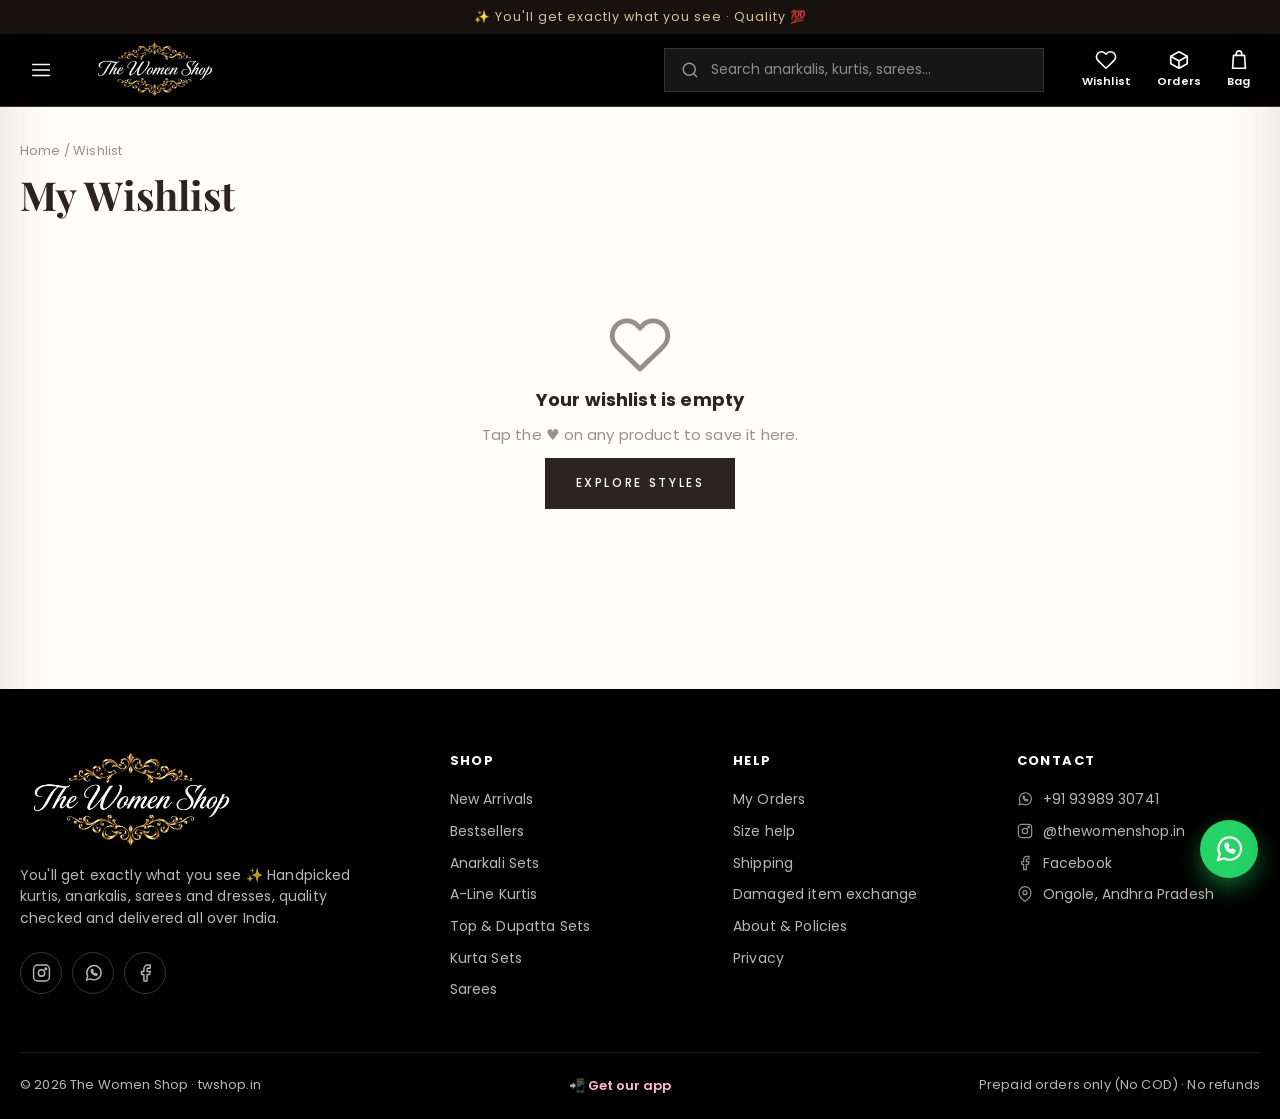
<file: wishlist.html>
<!DOCTYPE html>
<html lang="en">
<head>
  <meta charset="UTF-8">
  <meta name="viewport" content="width=device-width, initial-scale=1.0">
  <title>My Wishlist | The Women Shop</title>
  <meta name="theme-color" content="#000000">
  <link rel="icon" href="/favicon.ico" sizes="48x48">
  <link rel="icon" type="image/png" sizes="192x192" href="assets/icon-192.png">
  <link rel="apple-touch-icon" href="assets/apple-touch-icon.png">
  <link rel="manifest" href="/site.webmanifest">
  <meta name="apple-mobile-web-app-capable" content="yes">
  <meta name="mobile-web-app-capable" content="yes">
  <meta name="apple-mobile-web-app-title" content="Women Shop">
  <meta name="apple-mobile-web-app-status-bar-style" content="black">
  <!-- Visitor statistics (Umami: no cookies, no personal data) -->
  <script defer src="https://cloud.umami.is/script.js" data-website-id="20f2fee5-4a6b-429d-828e-dd71cae53dab"></script>
  <!-- Link preview (WhatsApp, Instagram, Facebook) -->
  <meta property="og:type" content="website">
  <meta property="og:site_name" content="The Women Shop">
  <meta property="og:title" content="My Wishlist | The Women Shop">
  <meta property="og:description" content="Your saved styles at The Women Shop.">
  <meta property="og:image" content="https://twshop.in/assets/logo.jpg">
  <meta property="og:url" content="https://twshop.in/wishlist.html">
  <meta name="twitter:card" content="summary_large_image">
  <link rel="preconnect" href="https://fonts.googleapis.com">
  <link rel="preconnect" href="https://fonts.gstatic.com" crossorigin>
  <link href="https://fonts.googleapis.com/css2?family=Playfair+Display:ital,wght@0,600;0,700;1,600;1,700&family=Poppins:wght@400;500;600;700&display=swap" rel="stylesheet">
  <link rel="stylesheet" href="css/style.css?v=20261103f">
</head>
<body>
  <div id="site-header"></div>

  <main class="container" style="padding-bottom: 80px">
    <div class="page-head">
      <div class="crumbs"><a href="index.html">Home</a> / Wishlist</div>
      <h1>My Wishlist <small id="count"></small></h1>
    </div>
    <div class="grid" id="wishlist" style="margin-top: 24px"></div>
  </main>

  <div id="site-footer"></div>

  <script src="js/config.js?v=20261103f"></script>
  <script src="js/data.js?v=20261103f"></script>
  <script src="js/common.js?v=20261103f"></script>
  <script>
    (function () {
      const { icon, productCard, Wishlist } = window.TWS;
      const box = document.getElementById("wishlist");
      function render(products) {
        const list = Wishlist.all().map((id) => products.find((p) => p.id === id)).filter(Boolean);
        document.getElementById("count").textContent = list.length ? `${list.length} item${list.length === 1 ? "" : "s"}` : "";
        box.innerHTML = list.length ? list.map(productCard).join("") : `
          <div class="empty no-results">
            ${icon("heart", "ico-xl")}
            <h4>Your wishlist is empty</h4>
            <p>Tap the ♥ on any product to save it here.</p>
            <a class="btn" href="shop.html">Explore styles</a>
          </div>`;
      }
      window.loadProducts().then((products) => {
        render(products);
        document.addEventListener("wishlist:change", () => render(products));
      });
    })();
  </script>
</body>
</html>
</file>
<file: css/style.css>
/* =========================================================
   The Women Shop — styles
   Change brand colours here ↓
   ========================================================= */
:root {
  --primary: #e0336f;        /* rose pink — buttons, accents */
  --primary-dark: #b81f55;
  --primary-soft: #fff0f5;
  --gold: #c99a3c;
  --ink: #241a2a;            /* deep plum-black text */
  --ink-2: #5e5463;
  --muted: #8f8794;
  --line: #ece6ee;
  --bg: #ffffff;
  --bg-soft: #fbf7f9;
  --success: #1a9b5b;
  --wa: #25d366;
  --radius: 14px;
  --shadow: 0 10px 30px rgba(36, 26, 42, 0.08);
  --shadow-lg: 0 20px 50px rgba(36, 26, 42, 0.15);
  --font: "Poppins", system-ui, -apple-system, "Segoe UI", sans-serif;
  --font-display: "Playfair Display", Georgia, serif;
  --header-h: 72px;
}

*, *::before, *::after { box-sizing: border-box; }
html { scroll-behavior: smooth; }
body { margin: 0; font-family: var(--font); color: var(--ink); background: var(--bg); font-size: 15px; line-height: 1.55; -webkit-font-smoothing: antialiased; }
body.no-scroll { overflow: hidden; }
img { max-width: 100%; display: block; }
a { color: inherit; text-decoration: none; }
button { font: inherit; cursor: pointer; border: 0; background: none; color: inherit; }
h1, h2, h3, h4 { margin: 0; line-height: 1.2; }
.container { width: min(1280px, 100% - 40px); margin-inline: auto; }
.muted { color: var(--muted); }
.small { font-size: 13px; }
.center { text-align: center; }
.ico { width: 22px; height: 22px; flex: none; }
.ico-xl { width: 64px; height: 64px; color: var(--primary); opacity: .5; }

/* ---------- buttons ---------- */
.btn { display: inline-flex; align-items: center; justify-content: center; gap: 8px; padding: 13px 26px; border-radius: 999px; background: var(--primary); color: #fff; font-weight: 600; letter-spacing: .3px; transition: transform .2s, background .2s, box-shadow .2s; border: 1.5px solid transparent; }
.btn:hover { background: var(--primary-dark); transform: translateY(-1px); box-shadow: 0 8px 20px rgba(224, 51, 111, .3); }
.btn .ico { width: 20px; height: 20px; }
.btn-outline { background: transparent; border-color: var(--ink); color: var(--ink); }
.btn-outline:hover { background: var(--ink); color: #fff; box-shadow: none; }
.btn-light { background: #fff; color: var(--ink); }
.btn-light:hover { background: var(--primary); color: #fff; }
.btn-wa { background: var(--wa); }
.btn-wa:hover { background: #1eb455; box-shadow: 0 8px 20px rgba(37, 211, 102, .35); }
.btn-block { width: 100%; }
.btn[disabled] { opacity: .5; pointer-events: none; }

/* ---------- announcement bar ---------- */
.announce { background: linear-gradient(90deg, #3a1530, #5b1f4a, #3a1530); color: #fff; font-size: 12.5px; letter-spacing: .4px; overflow: hidden; height: 34px; }
.announce-track { display: flex; flex-direction: column; animation: announce 12s infinite; }
.announce-track span { height: 34px; display: flex; align-items: center; justify-content: center; padding: 0 12px; text-align: center; line-height: 1.25; overflow: hidden; }
.announce-track a { text-decoration: underline; text-underline-offset: 3px; text-decoration-color: rgba(255, 255, 255, .4); }
.announce-track a:hover { color: #ffc2d6; }
@keyframes announce { 0%, 28% { transform: translateY(0); } 33%, 61% { transform: translateY(-34px); } 66%, 95% { transform: translateY(-68px); } 100% { transform: translateY(0); } }
.announce[hidden] { display: none; }
.announce-track[data-count="1"] { animation: none; }
.announce-track[data-count="2"] { animation: announce2 8s infinite; }
@keyframes announce2 { 0%, 45% { transform: translateY(0); } 50%, 95% { transform: translateY(-34px); } 100% { transform: translateY(0); } }

/* ---------- header ---------- */
.site-header { position: sticky; top: 0; z-index: 50; background: #000; color: #fff; border-bottom: 1px solid rgba(201, 154, 60, .35); }
.header-inner { display: flex; align-items: center; gap: 28px; height: var(--header-h); }
.logo { font-family: var(--font-display); font-size: 26px; font-weight: 700; letter-spacing: -.3px; white-space: nowrap; }
.logo span { color: var(--primary); font-style: italic; }
/* image logo: crops the empty black margins of the logo file */
.logo-has-img { display: block; flex: none; line-height: 0; }
.logo-has-img img { height: 56px; aspect-ratio: 2.3; object-fit: cover; object-position: center; border-radius: 10px; background: #000; }
.drawer-head .logo-has-img img { height: 48px; }
.site-footer .logo-has-img img { height: 96px; border-radius: 0; }
.main-nav { display: flex; gap: 18px; font-size: 12.5px; font-weight: 600; text-transform: uppercase; letter-spacing: .6px; }
.main-nav a { position: relative; padding: 26px 0; color: rgba(255, 255, 255, .78); transition: color .2s; white-space: nowrap; }
.main-nav a::after { content: ""; position: absolute; left: 0; right: 0; bottom: 18px; height: 2px; background: var(--primary); transform: scaleX(0); transition: transform .25s; }
.main-nav a:hover, .main-nav a.active { color: #fff; }
.main-nav a:hover::after, .main-nav a.active::after { transform: scaleX(1); }
.main-nav .nav-new { color: #ff8db4; }
.search { flex: 1; min-width: 210px; max-width: 380px; margin-left: auto; display: flex; align-items: center; gap: 10px; background: #161616; border: 1px solid #333; border-radius: 999px; padding: 0 16px; height: 44px; transition: border-color .2s, background .2s; }
.search:focus-within { border-color: var(--primary); background: #0d0d0d; }
.search .ico { width: 18px; color: #9a9a9a; }
.search input { border: 0; outline: 0; background: transparent; width: 100%; font: inherit; font-size: 14px; color: #fff; }
.search input::placeholder { color: #8d8d8d; }
.header-actions { display: flex; gap: 6px; }
.icon-btn { position: relative; display: inline-flex; flex-direction: column; align-items: center; gap: 2px; padding: 6px 10px; border-radius: 12px; transition: background .2s, color .2s; }
.site-header .icon-btn { color: #fff; }
.icon-btn:hover, .site-header .icon-btn:hover { color: #ff8db4; }
.icon-btn small { font-size: 11px; font-weight: 600; }
.icon-btn .count { position: absolute; top: 0; right: 4px; min-width: 18px; height: 18px; padding: 0 5px; border-radius: 9px; background: var(--primary); color: #fff; font-size: 10.5px; font-weight: 700; display: grid; place-items: center; }
.icon-btn .count[hidden] { display: none; }
.menu-btn { display: none; }
/* the shop as a home-screen app */
.app-back { margin-right: -12px; }
.footer-app { color: #ffb6cf; font-size: 13px; font-weight: 600; }
.footer-app:hover { color: #fff; }
.app-modal-icon { display: block; width: 64px; height: 64px; margin-bottom: 12px; border-radius: 15px; }
.app-steps { counter-reset: step; list-style: none; display: grid; gap: 12px; padding: 0; margin: 18px 0 22px; }
.app-steps li { counter-increment: step; display: flex; align-items: flex-start; gap: 12px; font-size: 14.5px; line-height: 1.45; }
.app-steps li::before { content: counter(step); flex: none; display: grid; place-items: center; width: 26px; height: 26px; border-radius: 50%; background: var(--primary); color: #fff; font-size: 13px; font-weight: 600; }
.app-steps .ico { width: 18px; height: 18px; vertical-align: -3px; color: #0a84ff; }

/* ---------- drawers ---------- */
.drawer-backdrop { position: fixed; inset: 0; background: rgba(20, 10, 25, .45); opacity: 0; pointer-events: none; transition: opacity .3s; z-index: 90; }
.drawer-backdrop.open { opacity: 1; pointer-events: auto; }
.drawer { position: fixed; top: 0; bottom: 0; width: min(420px, 92vw); background: #fff; z-index: 100; display: flex; flex-direction: column; transition: transform .35s cubic-bezier(.2, .8, .2, 1); box-shadow: var(--shadow-lg); }
.drawer-left { left: 0; transform: translateX(-100%); width: min(320px, 85vw); }
.drawer-right { right: 0; transform: translateX(100%); }
.drawer.open { transform: none; }
.drawer-head { display: flex; align-items: center; justify-content: space-between; padding: 18px 20px; border-bottom: 1px solid var(--line); }
.drawer-head h3 { font-family: var(--font-display); font-size: 22px; }
.drawer-left .drawer-head { background: #000; color: #fff; border-bottom-color: rgba(201, 154, 60, .35); }
.mobile-nav { display: flex; flex-direction: column; padding: 10px 0; overflow-y: auto; }
.mobile-nav a { padding: 14px 24px; font-weight: 500; border-bottom: 1px solid var(--bg-soft); }
.mobile-nav a:hover { background: var(--primary-soft); color: var(--primary); }
.drawer-foot { margin-top: auto; padding: 20px 24px; display: grid; gap: 14px; border-top: 1px solid var(--line); font-size: 14px; }
.drawer-foot a { display: flex; align-items: center; gap: 10px; }

/* ---------- bag ---------- */
.bag-body { flex: 1; overflow-y: auto; display: flex; flex-direction: column; }
.bag-list { list-style: none; margin: 0; padding: 8px 20px; }
.bag-item { display: grid; grid-template-columns: 84px 1fr; gap: 14px; padding: 16px 0; border-bottom: 1px solid var(--line); }
.bag-item img { width: 84px; height: 110px; object-fit: cover; border-radius: 10px; }
.bag-item h4 { font-size: 14.5px; font-weight: 600; margin-bottom: 2px; }
.bag-item p { margin: 2px 0; font-size: 13px; }
.qty { display: inline-flex; align-items: center; gap: 4px; margin-top: 8px; }
.qty button { width: 30px; height: 30px; border-radius: 8px; border: 1px solid var(--line); font-size: 16px; display: grid; place-items: center; }
.qty button:hover { border-color: var(--primary); color: var(--primary); }
.qty span { min-width: 26px; text-align: center; font-weight: 600; }
.qty .remove { margin-left: 8px; border: 0; color: var(--muted); }
.qty .remove .ico { width: 18px; }
.bag-summary { margin-top: auto; padding: 20px; background: var(--bg-soft); border-top: 1px solid var(--line); display: grid; gap: 10px; }
.bag-summary .row { display: flex; justify-content: space-between; font-size: 14px; }
.bag-summary .save { color: var(--success); }
.bag-summary .total { font-size: 17px; font-weight: 700; padding: 8px 0; border-top: 1px dashed var(--line); }
.empty { text-align: center; padding: 60px 24px; display: grid; justify-items: center; gap: 12px; }
.empty h4 { font-size: 18px; }
.empty p { margin: 0; color: var(--muted); }

/* ---------- hero slider ---------- */
.hero { position: relative; height: min(78vh, 640px); min-height: 460px; overflow: hidden; background: var(--ink); }
.slide { position: absolute; inset: 0; opacity: 0; transition: opacity 1s ease; }
.slide.active { opacity: 1; }
.slide img { width: 100%; height: 100%; object-fit: cover; transform: scale(1.08); transition: transform 7s ease; }
.slide.active img { transform: scale(1); }
.slide::after { content: ""; position: absolute; inset: 0; background: linear-gradient(90deg, rgba(36, 16, 40, .78) 0%, rgba(36, 16, 40, .35) 50%, transparent 80%); }
.slide-content { position: absolute; inset: 0; z-index: 2; display: flex; flex-direction: column; justify-content: center; align-items: flex-start; color: #fff; }
.slide-content > * { opacity: 0; transform: translateY(20px); transition: .7s ease; }
.slide.active .slide-content > * { opacity: 1; transform: none; }
.slide.active .slide-content > *:nth-child(2) { transition-delay: .15s; }
.slide.active .slide-content > *:nth-child(3) { transition-delay: .3s; }
.slide.active .slide-content > *:nth-child(4) { transition-delay: .45s; }
.eyebrow { display: inline-block; font-size: 12.5px; font-weight: 600; letter-spacing: 3px; text-transform: uppercase; color: #ffc2d6; margin-bottom: 14px; }
.hero h1 { font-family: var(--font-display); font-size: clamp(38px, 6vw, 72px); font-weight: 700; max-width: 640px; line-height: 1.05; }
.hero h1 em { color: #ff8db4; }
.hero p { font-size: 17px; max-width: 460px; margin: 18px 0 30px; color: rgba(255, 255, 255, .85); }
.hero-dots { position: absolute; bottom: 28px; left: 50%; transform: translateX(-50%); display: flex; gap: 10px; z-index: 3; }
.hero-dots button { width: 10px; height: 10px; border-radius: 6px; background: rgba(255, 255, 255, .5); transition: width .3s, background .3s; }
.hero-dots button.active { width: 32px; background: #fff; }

/* ---------- sections ---------- */
.section { padding: 70px 0; }
.section-soft { background: var(--bg-soft); }
.section-head { display: flex; align-items: flex-end; justify-content: space-between; gap: 20px; margin-bottom: 34px; }
.section-head h2 { font-family: var(--font-display); font-size: clamp(28px, 3.5vw, 40px); }
.section-head p { margin: 6px 0 0; color: var(--muted); }
.link-arrow { display: inline-flex; align-items: center; gap: 6px; font-weight: 600; color: var(--primary); white-space: nowrap; }
.link-arrow .ico { width: 18px; transition: transform .2s; }
.link-arrow:hover .ico { transform: translateX(4px); }

/* promises strip */
.promises { display: grid; grid-template-columns: repeat(4, 1fr); gap: 16px; padding: 28px 0; }
.trust { border-top: 1px solid var(--line); }
.promise { display: flex; align-items: center; gap: 14px; }
.promise-ico { width: 50px; height: 50px; border-radius: 50%; background: var(--primary-soft); color: var(--primary); display: grid; place-items: center; flex: none; }
.promise h4 { font-size: 14px; }
.promise p { margin: 2px 0 0; font-size: 12.5px; color: var(--muted); }
.promise-link { cursor: pointer; transition: opacity .2s; }
.promise-link:hover .promise-ico { background: var(--primary); color: #fff; border-color: var(--primary); }
.promise-link:hover h4 { text-decoration: underline; text-underline-offset: 3px; }

/* categories */
.cats { display: grid; grid-template-columns: repeat(6, 1fr); gap: 20px; }
.cat { text-align: center; }
.cat-img { aspect-ratio: 3 / 4; border-radius: 16px; overflow: hidden; background: var(--primary-soft); box-shadow: 0 4px 14px rgba(36, 26, 42, .08); transition: transform .3s, box-shadow .3s; }
.cat-img img { width: 100%; height: 100%; object-fit: cover; object-position: top center; transition: transform .5s; }
.cat:hover .cat-img { transform: translateY(-4px); box-shadow: var(--shadow); }
.cat:hover .cat-img img { transform: scale(1.04); }
.cat h3 { font-size: 14.5px; font-weight: 600; margin-top: 12px; }
.cat p { margin: 2px 0 0; font-size: 12px; color: var(--muted); }

/* promo banners */
.promos { display: grid; grid-template-columns: 1.3fr 1fr; gap: 22px; }
.promo { position: relative; border-radius: 22px; overflow: hidden; min-height: 360px; display: flex; align-items: flex-end; color: #fff; }
.promo img { position: absolute; inset: 0; width: 100%; height: 100%; object-fit: cover; transition: transform .8s; }
.promo:hover img { transform: scale(1.06); }
.promo::after { content: ""; position: absolute; inset: 0; background: linear-gradient(0deg, rgba(30, 10, 30, .8), transparent 65%); }
.promo-body { position: relative; z-index: 1; padding: 32px; }
.promo-body h3 { font-family: var(--font-display); font-size: 34px; margin-bottom: 8px; }
.promo-body p { margin: 0 0 18px; color: rgba(255, 255, 255, .85); }

/* deal banner */
.deal { border-radius: 24px; background: radial-gradient(circle at 85% 20%, #ffd0e0 0, transparent 40%), linear-gradient(120deg, #2b1530, #5b1f4a 55%, var(--primary)); color: #fff; padding: 56px; display: flex; align-items: center; justify-content: space-between; gap: 30px; overflow: hidden; position: relative; }
.deal::before { content: "₹"; position: absolute; right: 30%; top: -60px; font-family: var(--font-display); font-size: 320px; opacity: .06; }
.deal h2 { font-family: var(--font-display); font-size: clamp(30px, 4vw, 52px); }
.deal h2 span { color: #ffc2d6; }
.deal p { margin: 10px 0 0; color: rgba(255, 255, 255, .8); max-width: 480px; }
.deal-chips { display: flex; gap: 12px; flex-wrap: wrap; }
.deal-chips a { padding: 14px 22px; border-radius: 14px; background: rgba(255, 255, 255, .12); border: 1px solid rgba(255, 255, 255, .25); font-weight: 600; transition: background .2s, transform .2s; }
.deal-chips a:hover { background: #fff; color: var(--ink); transform: translateY(-3px); }
.deal-chips small { display: block; font-weight: 400; font-size: 11px; opacity: .75; }

/* instagram */
.insta { display: grid; grid-template-columns: 1fr 1.4fr; gap: 50px; align-items: center; }
.insta h2 { font-family: var(--font-display); font-size: clamp(30px, 4vw, 46px); }
.insta h2 span { background: linear-gradient(90deg, #f58529, #dd2a7b, #8134af); -webkit-background-clip: text; background-clip: text; color: transparent; }
.insta p { color: var(--ink-2); margin: 14px 0 26px; }
.insta-grid { display: grid; grid-template-columns: repeat(3, 1fr); gap: 10px; }
.insta-grid a { position: relative; aspect-ratio: 1; border-radius: 14px; overflow: hidden; }
.insta-grid img { width: 100%; height: 100%; object-fit: cover; transition: transform .5s; }
.insta-grid a::after { content: ""; position: absolute; inset: 0; background: rgba(224, 51, 111, .35); opacity: 0; transition: opacity .3s; }
.insta-grid a:hover img { transform: scale(1.08); }
.insta-grid a:hover::after { opacity: 1; }
.btn-insta { background: linear-gradient(90deg, #f58529, #dd2a7b, #8134af); }
.btn-insta:hover { background: linear-gradient(90deg, #e0761e, #c41f6b, #6f2a99); box-shadow: 0 8px 20px rgba(221, 42, 123, .35); }

/* ---------- product grid & cards ---------- */
.grid { display: grid; grid-template-columns: repeat(auto-fill, minmax(230px, 1fr)); gap: 28px 20px; }
.card { position: relative; border-radius: var(--radius); background: #fff; transition: box-shadow .3s, transform .3s; }
.card:hover { box-shadow: var(--shadow); transform: translateY(-4px); }
.card-media { position: relative; display: block; aspect-ratio: 3 / 4; border-radius: var(--radius); overflow: hidden; background: var(--primary-soft); }
.card-media img { width: 100%; height: 100%; object-fit: cover; transition: transform .6s, opacity .4s; }
.card:hover .card-media img { transform: scale(1.05); }
.card-media .img-alt { position: absolute; inset: 0; opacity: 0; }
.card:hover .card-media .img-alt { opacity: 1; }
.badge { position: absolute; top: 12px; left: 12px; padding: 4px 10px; font-size: 11px; font-weight: 700; letter-spacing: .6px; text-transform: uppercase; border-radius: 6px; background: var(--primary); color: #fff; }
.badge-gold { background: var(--gold); }
.badge-dark { background: var(--ink); }
.is-soldout .card-media img { filter: grayscale(.6) opacity(.75); }
.wish-btn { position: absolute; top: 10px; right: 10px; width: 38px; height: 38px; border-radius: 50%; background: rgba(255, 255, 255, .95); display: grid; place-items: center; box-shadow: 0 4px 12px rgba(0, 0, 0, .08); transition: transform .2s, color .2s; z-index: 2; }
.wish-btn .ico { width: 19px; height: 19px; }
.wish-btn:hover { transform: scale(1.1); color: var(--primary); }
.wish-btn.active { color: var(--primary); }
.wish-btn.active .ico { fill: var(--primary); }
.card-body { display: block; padding: 12px 6px 14px; }
.card-cat { margin: 0; font-size: 11.5px; font-weight: 600; text-transform: uppercase; letter-spacing: .8px; color: var(--muted); }
.card-title { font-size: 14.5px; font-weight: 500; margin: 4px 0 6px; white-space: nowrap; overflow: hidden; text-overflow: ellipsis; }
.price { margin: 0; display: flex; align-items: baseline; flex-wrap: wrap; gap: 8px; font-size: 14px; }
.price strong { font-weight: 700; }
.price s { color: var(--muted); font-size: 13px; }
.price .off { color: #ff7a2f; font-weight: 600; font-size: 13px; }

/* horizontal scroller on home */
.scroller { display: grid; grid-auto-flow: column; grid-auto-columns: max(230px, calc((100% - 80px) / 5)); gap: 20px; overflow-x: auto; scroll-snap-type: x mandatory; padding: 6px 2px 18px; scrollbar-width: thin; }
.scroller > * { scroll-snap-align: start; }

/* skeleton loading */
.skeleton { border-radius: var(--radius); aspect-ratio: 3 / 4.6; background: linear-gradient(90deg, #f6f0f3 25%, #fbe9f0 50%, #f6f0f3 75%); background-size: 200% 100%; animation: shimmer 1.3s infinite; }
@keyframes shimmer { to { background-position: -200% 0; } }

/* ---------- shop page ---------- */
.page-head { padding: 34px 0 10px; }
.crumbs { font-size: 13px; color: var(--muted); margin-bottom: 10px; }
.crumbs a:hover { color: var(--primary); }
.page-head h1 { font-family: var(--font-display); font-size: clamp(28px, 4vw, 40px); }
.page-head h1 small { font-family: var(--font); font-size: 15px; font-weight: 400; color: var(--muted); margin-left: 8px; }
.shop-layout { display: grid; grid-template-columns: 250px 1fr; gap: 40px; padding: 20px 0 80px; }
.filters { position: sticky; top: calc(var(--header-h) + 20px); align-self: start; max-height: calc(100vh - var(--header-h) - 40px); overflow-y: auto; padding-right: 6px; }
.filters-head { display: flex; justify-content: space-between; align-items: center; padding-bottom: 14px; border-bottom: 1px solid var(--line); }
.filters-head h3 { font-size: 15px; text-transform: uppercase; letter-spacing: 1px; }
.filters-head button { color: var(--primary); font-weight: 600; font-size: 13px; }
.filter-group { padding: 18px 0; border-bottom: 1px solid var(--line); }
.filter-group h4 { font-size: 13px; text-transform: uppercase; letter-spacing: 1px; margin-bottom: 12px; }
.check { display: flex; align-items: center; gap: 10px; padding: 5px 0; font-size: 14px; color: var(--ink-2); cursor: pointer; }
.check input { accent-color: var(--primary); width: 16px; height: 16px; }
.check small { color: var(--muted); }
.size-chips { display: flex; flex-wrap: wrap; gap: 8px; }
.size-chips label { cursor: pointer; }
.size-chips input { position: absolute; opacity: 0; pointer-events: none; }
.size-chips span { display: inline-block; padding: 6px 12px; border: 1px solid var(--line); border-radius: 999px; font-size: 13px; transition: .2s; }
.size-chips input:checked + span { background: var(--ink); color: #fff; border-color: var(--ink); }
.size-chips input:focus-visible + span { outline: 2px solid var(--primary); outline-offset: 2px; }
.toolbar { display: flex; justify-content: space-between; align-items: center; gap: 12px; margin-bottom: 22px; flex-wrap: wrap; }
.active-filters { display: flex; flex-wrap: wrap; gap: 8px; }
.pill { display: inline-flex; align-items: center; gap: 6px; padding: 6px 12px; border-radius: 999px; background: var(--primary-soft); color: var(--primary-dark); font-size: 13px; font-weight: 500; }
.pill button { font-size: 15px; line-height: 1; }
.select { padding: 10px 14px; border: 1px solid var(--line); border-radius: 10px; font: inherit; font-size: 14px; background: #fff; color: var(--ink); cursor: pointer; }
.filter-toggle { display: none; }
.no-results { grid-column: 1 / -1; text-align: center; padding: 60px 20px; }
.no-results h3 { font-family: var(--font-display); font-size: 26px; margin-bottom: 8px; }

/* ---------- product page ---------- */
.pdp { display: grid; grid-template-columns: 1.1fr 1fr; gap: 56px; padding: 20px 0 60px; }
.gallery { display: grid; grid-template-columns: 80px 1fr; gap: 14px; align-self: start; position: sticky; top: calc(var(--header-h) + 20px); }
/* thumbnails never grow taller than the main photo; extra ones scroll */
.thumbs { display: flex; flex-direction: column; gap: 10px; height: 0; min-height: 100%; overflow-y: auto; scrollbar-width: none; }
.thumbs::-webkit-scrollbar { display: none; }
.thumbs button { flex: none; }
.thumbs button { border-radius: 10px; overflow: hidden; aspect-ratio: 3 / 4; border: 2px solid transparent; opacity: .65; transition: .2s; }
.thumbs button.active, .thumbs button:hover { border-color: var(--primary); opacity: 1; }
.thumbs img { width: 100%; height: 100%; object-fit: cover; }
.main-img { position: relative; border-radius: 20px; overflow: hidden; aspect-ratio: 3 / 4; background: var(--primary-soft); cursor: zoom-in; }
.main-img img { width: 100%; height: 100%; object-fit: cover; transition: transform .2s; }
.gal-arrow { position: absolute; top: 50%; transform: translateY(-50%); width: 42px; height: 42px; border-radius: 50%; background: rgba(255, 255, 255, .92); color: var(--ink); font-size: 28px; line-height: 1; display: grid; place-items: center; padding-bottom: 4px; box-shadow: 0 4px 14px rgba(0, 0, 0, .12); z-index: 2; cursor: pointer; transition: background .2s, color .2s; }
.gal-arrow:hover { background: var(--primary); color: #fff; }
.gal-arrow.prev { left: 12px; }
.gal-arrow.next { right: 12px; }
.gal-count { position: absolute; bottom: 12px; right: 12px; padding: 4px 10px; border-radius: 999px; background: rgba(36, 26, 42, .7); color: #fff; font-size: 12px; font-weight: 600; z-index: 2; }
.pdp-info .card-cat { font-size: 12.5px; }
.pdp-info h1 { font-family: var(--font-display); font-size: clamp(28px, 3vw, 38px); margin: 8px 0 14px; }
.pdp-price { display: flex; align-items: baseline; gap: 12px; flex-wrap: wrap; padding-bottom: 6px; }
.pdp-price strong { font-size: 28px; }
.pdp-price s { color: var(--muted); font-size: 18px; }
.pdp-price .off { color: #ff7a2f; font-weight: 700; font-size: 18px; }
.tax-note { margin: 0 0 20px; font-size: 13px; color: var(--success); font-weight: 500; }
.stock-out { margin: 0 0 16px; padding: 10px 14px; border-radius: 10px; background: #fdecef; color: #8a1c3c; font-size: 14px; line-height: 1.5; }
.opt-block { padding: 20px 0; border-top: 1px solid var(--line); }
.opt-head { display: flex; justify-content: space-between; align-items: center; margin-bottom: 14px; }
.opt-head h4 { font-size: 14px; text-transform: uppercase; letter-spacing: 1px; }
.opt-head a { color: var(--primary); font-size: 13px; font-weight: 600; }
.opt-head #size-chart { cursor: zoom-in; }
.sizes { display: flex; flex-wrap: wrap; gap: 10px; }
.sizes button { min-width: 52px; height: 52px; padding: 0 14px; border-radius: 999px; border: 1.5px solid var(--line); font-weight: 600; font-size: 14px; transition: .2s; }
.sizes button:hover { border-color: var(--primary); color: var(--primary); }
.sizes button.active { border-color: var(--primary); background: var(--primary); color: #fff; }
.sizes.shake { animation: shake .4s; }
@keyframes shake { 25% { transform: translateX(-6px); } 75% { transform: translateX(6px); } }
.size-error { color: #b42318; font-size: 13px; margin: 10px 0 0; }
.colors { display: flex; flex-wrap: wrap; gap: 8px; }
.colors span { padding: 6px 14px; border-radius: 999px; background: var(--bg-soft); border: 1px solid var(--line); font-size: 13px; }
.actions { display: grid; grid-template-columns: 1fr 1fr; gap: 12px; padding: 22px 0; border-top: 1px solid var(--line); }
.actions .btn { padding: 16px; }
.actions .btn-wa { grid-column: 1 / -1; }
.btn-wish.active { background: var(--primary-soft); border-color: var(--primary); color: var(--primary); }
.btn-wish.active .ico { fill: var(--primary); }
.pdp-promises { display: grid; gap: 14px; padding: 20px; border-radius: var(--radius); background: var(--bg-soft); }
.pdp-promises .promise-ico { width: 40px; height: 40px; }
.pdp-promises .ico { width: 18px; height: 18px; }
.details { padding: 22px 0; }
.details h4 { font-size: 14px; text-transform: uppercase; letter-spacing: 1px; margin-bottom: 10px; }
.details p { color: var(--ink-2); margin: 0 0 12px; }
.details dl { display: grid; grid-template-columns: 120px 1fr; gap: 8px; margin: 0; font-size: 14px; }
.details dt { color: var(--muted); }
.details dd { margin: 0; }

/* ---------- my orders ---------- */
.orders-page { max-width: 880px; padding-bottom: 80px; }
.orders-note { display: flex; gap: 10px; align-items: flex-start; padding: 12px 16px; margin: 10px 0 26px; border-radius: 12px; background: var(--primary-soft); color: var(--ink-2); font-size: 13.5px; }
.orders-note .ico { width: 18px; height: 18px; color: var(--primary); margin-top: 1px; }
.order { border: 1px solid var(--line); border-radius: 18px; margin-bottom: 22px; overflow: hidden; background: #fff; transition: box-shadow .3s; }
.order:hover { box-shadow: var(--shadow); }
.order-head { display: flex; justify-content: space-between; align-items: center; gap: 12px; padding: 16px 20px; background: var(--bg-soft); border-bottom: 1px solid var(--line); }
.order-head h3 { font-size: 16px; }
.order-head p { margin: 2px 0 0; }
.status { display: inline-flex; align-items: center; gap: 6px; padding: 6px 12px; border-radius: 999px; background: #e7f8ee; color: var(--success); font-size: 12.5px; font-weight: 600; white-space: nowrap; }
.status .ico { width: 16px; height: 16px; }
.order-items { list-style: none; margin: 0; padding: 4px 20px; }
.order-items li { display: grid; grid-template-columns: 70px 1fr; gap: 14px; padding: 14px 0; border-bottom: 1px dashed var(--line); }
.order-items li:last-child { border-bottom: 0; }
.order-items img { width: 70px; height: 92px; object-fit: cover; border-radius: 10px; }
.order-items h4 { font-size: 14.5px; font-weight: 600; }
.order-items h4:hover { color: var(--primary); }
.order-items p { margin: 3px 0; }
.order-foot { display: flex; justify-content: space-between; align-items: center; gap: 14px; flex-wrap: wrap; padding: 16px 20px; border-top: 1px solid var(--line); }
.order-total { margin: 0; font-size: 15px; }
.order-total strong { font-size: 19px; margin-left: 6px; }
.order-actions { display: flex; gap: 10px; align-items: center; flex-wrap: wrap; }
.order-actions .btn { padding: 10px 18px; font-size: 14px; }
.link-remove { color: var(--muted); font-size: 13px; text-decoration: underline; }
.link-remove:hover { color: #b42318; }
@media (max-width: 640px) {
  .order-head { flex-direction: column; align-items: flex-start; }
  .order-actions { width: 100%; }
  .order-actions .btn { flex: 1; }
}

/* ---------- about & policies ---------- */
.policies { max-width: 880px; padding-bottom: 80px; }
.policy-nav { display: flex; flex-wrap: wrap; gap: 8px; margin: 10px 0 28px; }
.policy-nav a { padding: 8px 16px; border-radius: 999px; background: var(--bg-soft); border: 1px solid var(--line); font-size: 13.5px; font-weight: 500; transition: .2s; }
.policy-nav a:hover { background: var(--primary); border-color: var(--primary); color: #fff; }
.policy-card { padding: 28px 30px; margin-bottom: 18px; border: 1px solid var(--line); border-radius: 18px; scroll-margin-top: calc(var(--header-h) + 20px); }
.policy-card h2 { font-family: var(--font-display); font-size: 26px; margin-bottom: 14px; }
.policy-card p, .policy-card li { color: var(--ink-2); }
.policy-card ul, .policy-card ol { padding-left: 20px; margin: 0 0 12px; }
.policy-card li { margin-bottom: 8px; }
.policy-card strong { color: var(--ink); }
.policy-card.highlight { background: var(--primary-soft); border-color: #f7c6d8; }
.policy-card .btn { margin-top: 8px; }
.contact-list { display: grid; grid-template-columns: repeat(2, 1fr); gap: 12px; }
.contact-list > * { display: flex; align-items: center; gap: 14px; padding: 14px 16px; border-radius: 14px; background: var(--bg-soft); font-weight: 600; }
.contact-list a:hover { color: var(--primary); }
.contact-list .ico { color: var(--primary); }
.contact-list small { display: block; font-weight: 400; font-size: 12px; color: var(--muted); }
@media (max-width: 640px) {
  .policy-card { padding: 22px 18px; }
  .contact-list { grid-template-columns: 1fr; }
}

/* lightbox */
.lightbox { position: fixed; inset: 0; z-index: 200; background: rgba(15, 8, 18, .92); display: none; place-items: center; padding: 20px; cursor: zoom-out; }
.lightbox.open { display: grid; }
.lightbox img { max-height: 92vh; max-width: 92vw; border-radius: 12px; }

/* ---------- toast & floating whatsapp ---------- */
.toast { position: fixed; left: 50%; bottom: 30px; transform: translate(-50%, 30px); background: var(--ink); color: #fff; padding: 12px 22px; border-radius: 999px; font-size: 14px; font-weight: 500; opacity: 0; pointer-events: none; transition: .3s; z-index: 300; box-shadow: var(--shadow-lg); }
.toast.show { opacity: 1; transform: translate(-50%, 0); }
.wa-float { position: fixed; right: 22px; bottom: 22px; width: 58px; height: 58px; border-radius: 50%; background: var(--wa); color: #fff; display: grid; place-items: center; z-index: 40; box-shadow: 0 10px 25px rgba(37, 211, 102, .45); transition: transform .2s; }
.wa-float:hover { transform: scale(1.08); }
.wa-float .ico { width: 30px; height: 30px; }

/* ---------- footer ---------- */
.site-footer { background: #000; color: rgba(255, 255, 255, .72); padding: 64px 0 0; margin-top: 40px; }
.footer-grid { display: grid; grid-template-columns: 1.6fr 1fr 1fr 1fr; gap: 40px; padding-bottom: 46px; }
.logo-light { color: #fff; }
.logo-light span { color: #ff8db4; }
.footer-about { margin: 16px 0 22px; max-width: 340px; font-size: 14px; }
.site-footer h4 { color: #fff; font-size: 13px; text-transform: uppercase; letter-spacing: 1.4px; margin-bottom: 16px; }
.f-col a { display: block; padding: 5px 0; font-size: 14px; transition: color .2s; }
.f-col summary { list-style: none; pointer-events: none; }
.f-col summary::-webkit-details-marker { display: none; }
.site-footer a:hover { color: #ff8db4; }
.f-col a .ico, .footer-loc .ico { width: 16px; height: 16px; vertical-align: -3px; margin-right: 6px; opacity: .8; }
.footer-loc { display: block; padding: 5px 0; font-size: 14px; }
.policy-note { display: flex; align-items: center; justify-content: center; gap: 8px; margin: 0 0 18px; padding: 10px 14px; border-radius: 10px; background: #fff7e6; color: #8a5a00; font-size: 13px; font-weight: 500; }
.policy-note .ico { width: 17px; height: 17px; }
.bag-summary .policy-note { margin: 0; }
.socials { display: flex; gap: 10px; }
.socials a { width: 42px; height: 42px; border-radius: 50%; border: 1px solid rgba(255, 255, 255, .2); display: grid; place-items: center; transition: .2s; }
.socials a:hover { background: var(--primary); border-color: var(--primary); color: #fff; }
.socials .ico { width: 19px; }
.footer-bottom { display: flex; justify-content: space-between; flex-wrap: wrap; gap: 10px; padding: 22px 0; border-top: 1px solid rgba(255, 255, 255, .1); font-size: 13px; }

/* ---------- scroll reveal ---------- */
.reveal { opacity: 0; transform: translateY(30px); transition: opacity .8s ease, transform .8s ease; }
.reveal.in { opacity: 1; transform: none; }

/* ---------- responsive ---------- */
@media (max-width: 1300px) {
  .main-nav { display: none; }
  .menu-btn { display: inline-flex; }
}
@media (max-width: 900px) {
  .promises { grid-template-columns: repeat(2, 1fr); }
  .promos, .insta, .pdp { grid-template-columns: 1fr; }
  .deal { flex-direction: column; align-items: flex-start; padding: 40px 28px; }
  .footer-grid { grid-template-columns: 1fr 1fr; }
  .shop-layout { grid-template-columns: 1fr; }
  .filters { position: fixed; inset: 0 auto 0 0; top: 0; max-height: none; width: min(320px, 88vw); background: #fff; z-index: 100; padding: 20px; transform: translateX(-100%); transition: transform .35s; box-shadow: var(--shadow-lg); }
  .filters.open { transform: none; }
  .filter-toggle { display: inline-flex; }
  .gallery { position: static; grid-template-columns: 1fr; }
  .thumbs { flex-direction: row; order: 2; height: auto; min-height: 0; overflow-x: auto; }
  .thumbs button { width: 70px; }
}
@media (max-width: 640px) {
  :root { --header-h: 60px; --hdr-hide: 50px; }
  .container { width: calc(100% - 28px); }
  .header-inner { gap: 10px; flex-wrap: wrap; height: auto; padding: 8px 0; }
  .logo { font-size: 21px; margin-right: auto; }
  .search { order: 5; flex-basis: 100%; max-width: none; height: 40px; margin: 2px 0 6px; }
  .icon-btn small { display: none; }
  .hero { min-height: 520px; }
  .slide::after { background: linear-gradient(0deg, rgba(36, 16, 40, .85) 10%, rgba(36, 16, 40, .2) 70%); }
  .slide-content { justify-content: flex-end; padding-bottom: 70px; }
  .section { padding: 50px 0; }
  .section-head { flex-direction: column; align-items: flex-start; }
  /* categories scroll sideways in one row on phones */
  .cats { grid-template-columns: none; grid-auto-flow: column; grid-auto-columns: 38%; gap: 12px; overflow-x: auto; scroll-snap-type: x mandatory; padding-bottom: 8px; scrollbar-width: none; }
  .cats::-webkit-scrollbar { display: none; }
  .cat { scroll-snap-align: start; }
  .cat h3 { font-size: 13px; margin-top: 8px; }
  .cat p { display: none; }
  .promises { gap: 18px 12px; }
  .promise { flex-direction: column; text-align: center; }
  .pdp-promises .promise { flex-direction: row; text-align: left; }
  .grid { grid-template-columns: repeat(2, 1fr); gap: 18px 12px; }
  .scroller { grid-auto-columns: 46%; gap: 12px; }
  .card-title { font-size: 13px; }
  .price { font-size: 13px; gap: 5px; }
  .price .off, .price s { font-size: 11.5px; }
  .wish-btn { width: 32px; height: 32px; top: 8px; right: 8px; }
  .promo { min-height: 280px; }
  .footer-grid { grid-template-columns: 1fr; gap: 0; padding-bottom: 20px; }
  .footer-brand { text-align: center; padding-bottom: 26px; }
  .footer-brand .logo-has-img { display: inline-block; }
  .footer-about { margin: 16px auto 20px; }
  .socials { justify-content: center; }
  .f-col { border-top: 1px solid rgba(255, 255, 255, .12); }
  .f-col summary { pointer-events: auto; cursor: pointer; display: flex; justify-content: space-between; align-items: center; padding: 16px 0; }
  .f-col summary::after { content: "+"; font-size: 22px; line-height: 1; color: #fff; }
  .f-col[open] summary::after { content: "−"; }
  .site-footer .f-col h4 { margin: 0; }
  .f-col[open] { padding-bottom: 12px; }
  .footer-bottom { justify-content: center; text-align: center; }
  .actions { gap: 10px; padding: 16px 0; }
  .actions .btn { padding: 12px 8px; font-size: 11px; letter-spacing: .12em; gap: 6px; }
  .actions .btn .ico { width: 16px; height: 16px; }
  /* header: smaller, and only the logo row stays on screen while scrolling (the search bar scrolls away) */
  .page-head { padding: 14px 0 0; }
  .crumbs { margin-bottom: 4px; }
  .pdp { gap: 14px; padding: 8px 0 40px; }
  .announce { font-size: 11.5px; }
  .header-inner { gap: 8px; padding: 6px 0; }
  .logo-has-img img { height: 42px; }
  .search { height: 36px; margin: 0 0 4px; }
  .site-header { top: calc(-1 * var(--hdr-hide)); }
  .wa-float { width: 50px; height: 50px; right: 14px; bottom: 14px; }
}
@media (prefers-reduced-motion: reduce) {
  *, *::before, *::after { animation: none !important; transition: none !important; }
  .reveal { opacity: 1; transform: none; }
}
.policy-note a { text-decoration: underline; font-weight: 600; }

/* ---------- sold-out sizes, colour picker, share ---------- */
/* sold-out / not-made sizes: greyed with an X across */
.sizes button.sold { color: var(--muted); border-color: var(--line); cursor: not-allowed; opacity: .75;
  background: linear-gradient(45deg, transparent calc(50% - .7px), #cfc7d3 calc(50% - .7px), #cfc7d3 calc(50% + .7px), transparent calc(50% + .7px)),
              linear-gradient(-45deg, transparent calc(50% - .7px), #cfc7d3 calc(50% - .7px), #cfc7d3 calc(50% + .7px), transparent calc(50% + .7px)), var(--bg-soft); }
.sizes button.sold:hover { border-color: var(--line); color: var(--muted); }
.colors-pick button { min-width: 0; height: 44px; padding: 0 18px; font-weight: 500; }
.opt-note { display: flex; flex-wrap: wrap; align-items: center; gap: 8px 12px; margin: 12px 0 0; font-size: 13.5px; color: var(--ink-2); }
.opt-note strong { color: var(--ink); }
.opt-note a { color: var(--primary); font-weight: 600; }
.pdp-top { display: flex; justify-content: space-between; align-items: center; gap: 12px; }
.share-btn { display: inline-flex; align-items: center; gap: 6px; padding: 7px 14px; border: 1px solid var(--line); border-radius: 999px; font-size: 13px; font-weight: 600; color: var(--ink-2); transition: .2s; }
.share-btn:hover { border-color: var(--primary); color: var(--primary); }
.share-btn .ico { width: 16px; height: 16px; }

/* ---------- load more ---------- */
.load-more { display: grid; justify-items: center; gap: 10px; margin-top: 36px; }
.load-more[hidden] { display: none; }
.load-more .btn { min-width: 220px; }

/* ---------- customer reviews ---------- */
.reviews { grid-auto-columns: minmax(260px, 320px); }
.review { margin: 0; padding: 18px; background: #fff; border: 1px solid var(--line); border-radius: var(--radius); display: flex; flex-direction: column; gap: 12px; }
.review img { width: 100%; aspect-ratio: 4 / 5; object-fit: cover; border-radius: 10px; }
.review blockquote { margin: 0; color: var(--ink-2); font-size: 14.5px; line-height: 1.6; flex: 1; }
.review figcaption { display: flex; flex-direction: column; font-size: 14px; }
.review figcaption span { color: var(--muted); font-size: 12.5px; }
@media (max-width: 640px) { .reviews { grid-auto-columns: 78%; } }
.promos > .promo:only-child { grid-column: 1 / -1; }

/* ---------- review stars & "Write a review" box ---------- */
.stars { color: #f5a623; letter-spacing: 2px; font-size: 15px; }
.stars-off { color: #e3dde5; }
.review-empty { justify-content: center; align-items: flex-start; min-height: 160px; }
.modal { position: fixed; inset: 0; z-index: 150; background: rgba(20, 10, 25, .55); display: none; align-items: center; justify-content: center; padding: 16px; }
.modal.open { display: flex; }
.modal-box { position: relative; width: min(460px, 100%); max-height: calc(100vh - 32px); overflow-y: auto; background: #fff; border-radius: 20px; padding: 28px 26px 22px; box-shadow: var(--shadow-lg); }
.modal-box h3 { font-family: var(--font-display); font-size: 26px; margin-bottom: 6px; }
.modal-close { position: absolute; top: 10px; right: 10px; }
.review-for { margin: 8px 0 0; font-weight: 600; color: var(--primary-dark); font-size: 14px; }
.review-for:empty { display: none; }
.field-label { display: block; margin: 16px 0 6px; font-size: 13px; font-weight: 600; }
.field { width: 100%; padding: 11px 14px; border: 1px solid var(--line); border-radius: 10px; font: inherit; font-size: 14.5px; color: var(--ink); background: #fff; resize: vertical; }
.field:focus { outline: 0; border-color: var(--primary); box-shadow: 0 0 0 3px var(--primary-soft); }
.star-pick { display: flex; gap: 6px; }
.star-pick button { font-size: 32px; line-height: 1; color: #e3dde5; transition: transform .15s, color .15s; }
.star-pick button.on { color: #f5a623; }
.star-pick button:hover { transform: scale(1.15); }
.hp { position: absolute; left: -9999px; width: 1px; height: 1px; opacity: 0; }
#review-form .btn-block { margin-top: 18px; }
.review-done { text-align: center; padding: 20px 0 6px; display: grid; justify-items: center; gap: 10px; }
.review-done[hidden] { display: none; }
.done-ico { font-size: 44px; }
.star-pick button:focus { outline: none; } .star-pick button:focus-visible { outline: 2px solid var(--primary); outline-offset: 2px; border-radius: 6px; }

/* hero arrows (phones swipe instead) */
.hero-arrow { position: absolute; top: 50%; transform: translateY(-50%); z-index: 4; width: 48px; height: 48px; border-radius: 50%; background: rgba(255, 255, 255, .18); border: 1px solid rgba(255, 255, 255, .35); color: #fff; font-size: 30px; line-height: 1; padding-bottom: 4px; display: grid; place-items: center; backdrop-filter: blur(4px); opacity: 0; transition: opacity .3s, background .2s; }
.hero:hover .hero-arrow, .hero-arrow:focus-visible { opacity: 1; }
.hero-arrow:hover { background: rgba(255, 255, 255, .9); color: var(--ink); }
.hero-arrow.prev { left: 20px; }
.hero-arrow.next { right: 20px; }
@media (max-width: 640px) { .hero-arrow { display: none; } }
.hero-arrow[hidden], .hero-dots[hidden] { display: none; }

/* ---------- live search suggestions ---------- */
.search { position: relative; }
.search-suggest { position: absolute; top: calc(100% + 8px); left: 0; right: 0; min-width: 320px; max-height: 70vh; overflow-y: auto; background: #fff; border: 1px solid var(--line); border-radius: 16px; box-shadow: var(--shadow-lg); padding: 6px; z-index: 60; }
.sg-item { display: flex; align-items: center; gap: 12px; padding: 8px 10px; border-radius: 10px; font-size: 14px; }
.sg-item:hover, .sg-item.active { background: var(--primary-soft); }
.sg-item img { width: 44px; height: 56px; object-fit: cover; border-radius: 8px; flex: none; background: var(--primary-soft); }
.sg-text { flex: 1; min-width: 0; display: flex; flex-direction: column; }
.sg-text strong { font-weight: 500; white-space: nowrap; overflow: hidden; text-overflow: ellipsis; }
.sg-text small, .sg-cat small { color: var(--muted); font-size: 12px; }
.sg-price { font-weight: 700; white-space: nowrap; }
.sg-cat .ico { width: 18px; color: var(--muted); }
.sg-cat span { flex: 1; font-weight: 600; }
.sg-all { justify-content: center; color: var(--primary); font-weight: 600; border-top: 1px solid var(--line); border-radius: 0 0 10px 10px; margin-top: 4px; }
.sg-all .ico { width: 16px; }
.sg-empty { margin: 0; padding: 14px; font-size: 14px; color: var(--muted); text-align: center; }
.sg-empty a { color: var(--primary); font-weight: 600; }
@media (max-width: 640px) { .search-suggest { min-width: 0; } }
@media (min-width: 641px) { .search-suggest { left: auto; width: 420px; } }

/* ---------- pay page & payment link maker ---------- */
.pay-page { max-width: 560px; padding: 30px 0 70px; }
.pay-card { border: 1px solid var(--line); border-radius: 22px; padding: 30px 26px; background: #fff; box-shadow: var(--shadow); }
.pay-card h1 { font-family: var(--font-display); font-size: clamp(26px, 5vw, 34px); margin: 6px 0 18px; }
.pay-ok { display: inline-flex; align-items: center; gap: 6px; margin: 0; padding: 5px 12px; border-radius: 999px; background: #e7f8ee; color: var(--success); font-size: 13px; font-weight: 600; }
.pay-ok .ico { width: 16px; height: 16px; }
.pay-sum { display: grid; grid-template-columns: 1fr 1fr; gap: 12px; padding: 16px; border-radius: 14px; background: var(--bg-soft); margin-bottom: 20px; }
.pay-sum small { display: block; color: var(--muted); font-size: 12px; }
.pay-sum strong { font-size: 15px; word-break: break-all; }
.pay-sum .pay-amt { font-size: 26px; color: var(--ink); }
.pay-upi { padding: 16px; font-size: 16px; }
.pay-qr { display: flex; align-items: center; gap: 18px; margin: 20px 0; padding: 16px; border: 1px dashed var(--line); border-radius: 14px; }
.pay-qr #qr { width: 150px; flex: none; }
.pay-qr #qr svg { width: 100%; height: auto; display: block; }
.pay-qr p { margin: 0; font-weight: 600; font-size: 14px; }
.pay-rows { display: grid; gap: 8px; margin: 10px 0; }
.pay-row { display: grid; grid-template-columns: 110px 1fr auto; align-items: center; gap: 10px; font-size: 14px; }
.pay-row span { color: var(--muted); }
.pay-row strong { word-break: break-all; }
.pay-row button { padding: 5px 12px; border: 1px solid var(--line); border-radius: 999px; font-size: 12px; font-weight: 600; color: var(--primary); }
.pay-row button:hover { border-color: var(--primary); }
.pay-bank { margin: 14px 0; padding: 12px 16px; border-radius: 14px; background: var(--bg-soft); }
.pay-bank summary { cursor: pointer; font-weight: 600; font-size: 14px; }
.pay-after { margin: 22px 0 16px; padding-top: 18px; border-top: 1px solid var(--line); }
.pay-after h4 { font-size: 15px; margin-bottom: 4px; }
.pay-after p { margin: 0 0 12px; color: var(--ink-2); font-size: 14px; }
.mk-actions { display: flex; flex-wrap: wrap; gap: 10px; margin-top: 14px; }
.mk-actions .btn { flex: 1; padding: 12px 16px; font-size: 14px; }
@media (max-width: 480px) {
  .pay-qr { flex-direction: column; text-align: center; }
  .pay-row { grid-template-columns: 90px 1fr auto; }
}

/* pay page: choose your UPI app */
.pay-choose { margin: 0 0 10px; font-weight: 700; font-size: 15px; }
.pay-apps { display: grid; grid-template-columns: 1fr 1fr; gap: 10px; }
.pay-app { display: flex; align-items: center; justify-content: center; min-height: 54px; padding: 10px; border-radius: 14px; font-weight: 700; font-size: 15px; color: #fff; transition: transform .15s, box-shadow .15s; }
.pay-app:active { transform: scale(.97); }
.pay-app:hover { box-shadow: 0 8px 18px rgba(0, 0, 0, .15); }
.app-phonepe { background: #5f259f; }
.app-gpay { background: #fff; color: #1f1f1f; border: 1.5px solid #dadce0; }
.app-paytm { background: #00baf2; }
.app-other { background: var(--bg-soft); color: var(--ink); border: 1.5px solid var(--line); }

/* pay page: step-by-step UPI ID payment */
.pay-h { font-size: 16px; margin: 6px 0 12px; }
.pay-steps { margin: 0 0 8px; padding-left: 22px; display: grid; gap: 14px; }
.pay-steps li { font-size: 14px; color: var(--ink-2); }
.pay-steps li::marker { font-weight: 700; color: var(--primary); }
.pay-steps li > span { display: block; margin-bottom: 6px; }
.pay-copy { display: flex; align-items: center; justify-content: space-between; gap: 10px; padding: 8px 8px 8px 14px; margin: 6px 0; border: 1px solid var(--line); border-radius: 12px; background: var(--bg-soft); }
.pay-copy strong { font-size: 16px; color: var(--ink); word-break: break-all; }
.pay-copy .btn { padding: 8px 16px; font-size: 13px; flex: none; }
.pay-qr img { width: 160px; flex: none; border-radius: 8px; border: 1px solid var(--line); }
.pay-qr small { display: block; margin: 4px 0 10px; font-weight: 400; }
.pay-save { padding: 9px 16px; font-size: 13px; }

/* shipping & made-to-order notes */
.ship-note, .mto-note { display: flex; align-items: flex-start; gap: 8px; margin: -8px 0 16px; font-size: 13px; color: var(--ink-2); }
.ship-note .ico, .mto-note .ico { width: 17px; height: 17px; flex: none; margin-top: 1px; color: var(--primary); }
.mto-note { padding: 8px 12px; border-radius: 10px; background: #f3ecff; color: #5b2c8f; margin-top: -4px; }
.mto-note .ico { color: #5b2c8f; }
.bag-summary .small { font-size: 12px; text-align: right; max-width: 60%; }
.pay-break { grid-column: 1 / -1; margin: 0; font-size: 13px; color: var(--muted); }

/* ---------- colour variants ---------- */
.swatch { display: inline-block; width: 16px; height: 16px; border-radius: 50%; flex: none; vertical-align: -3px; box-shadow: inset 0 0 0 1px rgba(0, 0, 0, .15); }
.opt-value { font-weight: 600; text-transform: none; letter-spacing: 0; color: var(--ink-2); }
/* colour picker with each colour's photo (like "More colours") */
.variant-pick { display: flex; gap: 10px; overflow-x: auto; padding: 2px 2px 6px; scrollbar-width: none; }
.variant-pick::-webkit-scrollbar { display: none; }
.vp { flex: none; width: 76px; display: flex; flex-direction: column; align-items: center; gap: 6px; }
.vp-img { position: relative; width: 76px; aspect-ratio: 3 / 4; border-radius: 10px; overflow: hidden; border: 2px solid var(--line); background: var(--primary-soft); transition: border-color .2s; }
.vp-img img { width: 100%; height: 100%; object-fit: cover; object-position: top center; }
.vp-name { font-size: 12px; line-height: 1.25; text-align: center; color: var(--ink-2); }
.vp:hover .vp-img { border-color: #e9a7c0; }
.vp.active .vp-img { border-color: var(--primary); box-shadow: 0 0 0 2px var(--primary-soft); }
.vp.active .vp-name { color: var(--ink); font-weight: 600; }
.vp.sold .vp-img img { filter: grayscale(.7); opacity: .55; }
.vp.sold .vp-img::after { content: "Sold out"; position: absolute; left: 0; right: 0; bottom: 0; padding: 3px 0; background: rgba(36, 26, 42, .75); color: #fff; font-size: 10px; font-weight: 600; text-align: center; }
/* colour name buttons with a dot (when colours share one photo) */
.colors-pick button { display: inline-flex; align-items: center; gap: 8px; }
.colors-pick button.sold { text-decoration: line-through; opacity: .6; }
/* colour dots on product cards */
.card-colors { display: flex; align-items: center; gap: 4px; margin: 8px 0 0; }
.card-colors .swatch { width: 12px; height: 12px; }
.card-colors .swatch.on { box-shadow: 0 0 0 2px #fff, 0 0 0 3px var(--ink-2); }
.card-colors span:last-child { margin-left: 4px; font-size: 11.5px; color: var(--muted); }

/* ---------- filters: counts, empty options, long lists ---------- */
.check.is-empty, .size-chips label.is-empty { opacity: .45; cursor: not-allowed; }
.size-chips label.is-empty span { text-decoration: line-through; }
.check .swatch { margin-right: 2px; }
.f-scroll { max-height: 260px; overflow-y: auto; padding-right: 4px; }
.pill .swatch { width: 12px; height: 12px; }

/* sold-out sizes: Notify me button */
.notify-btn { display: inline-flex; align-items: center; gap: 6px; padding: 6px 14px; border-radius: 999px; border: 1px solid #b7e8c9; background: #effaf3; color: #127a3e !important; font-size: 13px; font-weight: 600; white-space: nowrap; }
.notify-btn:hover { background: #dff5e8; }
.notify-btn .ico { width: 16px; height: 16px; }
/* colour shown with another colour's photos */
.shown-in { position: absolute; left: 12px; bottom: 12px; max-width: calc(100% - 90px); padding: 5px 12px; border-radius: 999px; background: rgba(36, 26, 42, .78); color: #fff; font-size: 12px; font-weight: 500; z-index: 2; }
.card-shown { position: absolute; left: 8px; bottom: 8px; padding: 3px 9px; border-radius: 999px; background: rgba(36, 26, 42, .75); color: #fff; font-size: 10.5px; font-weight: 500; }
.vp-dot { display: grid; place-items: center; background: var(--bg-soft); }
.swatch.big { width: 34px; height: 34px; }

/* =========================================================
   Shop Admin (admin.html)
   ========================================================= */
body.adm { background: var(--bg-soft); }
.adm-bar { position: sticky; top: 0; z-index: 20; display: flex; align-items: center; gap: 12px; padding: calc(8px + env(safe-area-inset-top)) max(16px, env(safe-area-inset-right)) 8px max(16px, env(safe-area-inset-left)); background: #000; color: #fff; border-bottom: 1px solid rgba(201, 154, 60, .35); }
.adm-bar img { height: 40px; }
.adm-title { font-weight: 600; letter-spacing: .5px; }
.adm-logout { margin-left: auto; color: #ffb6cf; font-size: 13px; font-weight: 600; }
.adm-logout[hidden] { display: none; }
.adm-main { width: min(760px, 100% - 24px); margin: 18px auto 120px; }
.adm-card { background: #fff; border: 1px solid var(--line); border-radius: 16px; padding: 18px; margin-bottom: 14px; }
.adm-card h2 { font-size: 16px; margin-bottom: 10px; }
.adm-card h2 small { color: var(--muted); font-weight: 500; }
.adm-login { max-width: 440px; margin: 40px auto; }
.adm-login h1, .adm-h1 { font-family: var(--font-display); font-size: 28px; margin-bottom: 6px; }
.adm-h1 small { font-family: var(--font); font-size: 14px; color: var(--muted); font-weight: 500; }
.adm-login .btn { margin-top: 18px; }
.adm-error { margin: 10px 0; padding: 10px 14px; border-radius: 10px; background: #fdecef; color: #8a1c3c; font-size: 14px; }
.adm-error[hidden] { display: none; }
.adm-note { padding: 10px 14px; border-radius: 10px; background: #fff7e6; color: #8a5a00; font-size: 13.5px; }
.adm-loading { text-align: center; padding: 40px 0; color: var(--muted); }
.adm-head { display: flex; align-items: center; justify-content: space-between; gap: 12px; margin-bottom: 12px; }
.adm-head h1 { font-family: var(--font-display); font-size: 28px; }
.adm-head h1 small { font-family: var(--font); font-size: 14px; color: var(--muted); }
.adm-head .btn { padding: 11px 18px; }
.adm-back { font-weight: 600; color: var(--ink-2); }
.adm-view { color: var(--primary); font-weight: 600; font-size: 14px; }
.adm-search { margin-bottom: 10px; }
.adm-chips { display: flex; gap: 8px; overflow-x: auto; margin-bottom: 12px; scrollbar-width: none; }
.adm-chips button { flex: none; padding: 7px 14px; border-radius: 999px; border: 1px solid var(--line); background: #fff; font-size: 13px; font-weight: 500; }
.adm-chips button.on { background: var(--ink); color: #fff; border-color: var(--ink); }
.adm-list { display: grid; gap: 10px; }
.adm-item { display: flex; align-items: center; gap: 12px; width: 100%; padding: 10px; background: #fff; border: 1px solid var(--line); border-radius: 14px; text-align: left; transition: box-shadow .2s; }
.adm-item:hover { box-shadow: var(--shadow); }
.adm-item.flash { animation: admflash 2s ease; }
@keyframes admflash { 0%, 40% { box-shadow: 0 0 0 3px var(--primary); } 100% { box-shadow: none; } }
.adm-thumb { width: 58px; height: 74px; flex: none; border-radius: 10px; overflow: hidden; background: var(--primary-soft); }
.adm-thumb img { width: 100%; height: 100%; object-fit: cover; }
.adm-item-main { flex: 1; min-width: 0; display: flex; flex-direction: column; gap: 3px; }
.adm-item-main strong { font-size: 14.5px; font-weight: 600; white-space: nowrap; overflow: hidden; text-overflow: ellipsis; }
.adm-item-main small { color: var(--muted); font-size: 12px; }
.adm-dots { display: flex; align-items: center; gap: 4px; }
.adm-dots i { width: 12px; height: 12px; border-radius: 50%; box-shadow: inset 0 0 0 1px rgba(0, 0, 0, .15); }
.adm-dots small { margin-left: 4px; }
.adm-status { flex: none; padding: 4px 10px; border-radius: 999px; font-size: 11.5px; font-weight: 600; }
.adm-status.ok { background: #e7f8ee; color: #127a3e; }
.adm-status.some { background: #fff4de; color: #8a5a00; }
.adm-status.out { background: #fdecef; color: #8a1c3c; }
.adm-status.hidden { background: #eceaef; color: #5e5463; }
.adm-two { display: grid; grid-template-columns: 1fr 1fr; gap: 0 12px; }
.adm-checks { display: grid; align-content: end; gap: 4px; padding-bottom: 4px; }
.adm-toggle { display: flex; align-items: center; gap: 10px; margin-top: 12px; font-size: 14px; cursor: pointer; }
.adm-toggle input { width: 18px; height: 18px; accent-color: var(--primary); }
.adm-hide { padding-top: 12px; border-top: 1px dashed var(--line); }
.adm-sizes { display: flex; flex-wrap: wrap; gap: 8px; }
.adm-sizes button { min-width: 48px; height: 42px; padding: 0 12px; border-radius: 999px; border: 1.5px solid var(--line); background: #fff; font-weight: 600; font-size: 13.5px; color: var(--muted); }
.adm-sizes button.on { border-color: var(--ink); background: var(--ink); color: #fff; }
.adm-sizes .adm-plus { border-style: dashed; color: var(--ink-2); }
/* stock taps: in stock = green, sold out = crossed */
.adm-stock button.on { background: #e7f8ee; border-color: #8fd3ab; color: #127a3e; }
.adm-stock button.off { color: #a59aa9; text-decoration: line-through; background: linear-gradient(45deg, transparent calc(50% - .7px), #d8cfdb calc(50% - .7px), #d8cfdb calc(50% + .7px), transparent calc(50% + .7px)), var(--bg-soft); }
.adm-colour { border: 1px solid var(--line); border-radius: 14px; padding: 14px; margin-bottom: 12px; }
.adm-colour-head { display: flex; align-items: center; gap: 8px; margin-bottom: 12px; }
.adm-colour-head .field { flex: 1; min-width: 0; }
.adm-dot { width: 26px; height: 26px; flex: none; border-radius: 50%; box-shadow: inset 0 0 0 1px rgba(0, 0, 0, .15); }
.adm-icon { flex: none; padding: 8px 10px; border-radius: 10px; border: 1px solid var(--line); font-size: 12.5px; font-weight: 600; color: var(--ink-2); }
.adm-icon.danger { color: #b42318; }
.adm-photos { display: grid; grid-template-columns: repeat(auto-fill, minmax(84px, 1fr)); gap: 8px; margin-bottom: 12px; }
.adm-photo { position: relative; aspect-ratio: 3 / 4; border-radius: 10px; overflow: hidden; background: var(--primary-soft); }
.adm-photo img { width: 100%; height: 100%; object-fit: cover; }
.adm-photo.busy img { opacity: .45; }
.adm-photo.err { outline: 2px solid #b42318; }
.adm-main-tag { position: absolute; left: 4px; bottom: 4px; padding: 2px 7px; border-radius: 999px; background: var(--primary); color: #fff; font-size: 10.5px; font-weight: 600; }
.adm-x, .adm-star { position: absolute; top: 4px; width: 26px; height: 26px; border-radius: 50%; background: rgba(255, 255, 255, .92); font-size: 13px; display: grid; place-items: center; box-shadow: 0 2px 6px rgba(0, 0, 0, .15); }
.adm-x { right: 4px; color: #b42318; }
.adm-star { left: 4px; color: var(--gold); }
.adm-busy { position: absolute; inset: auto 0 0 0; padding: 4px 0; background: rgba(36, 26, 42, .75); color: #fff; font-size: 11px; text-align: center; }
.adm-retry { position: absolute; inset: auto 6px 6px 6px; padding: 4px 0; border-radius: 8px; background: #b42318; color: #fff; font-size: 12px; font-weight: 600; }
.adm-add-photo { aspect-ratio: 3 / 4; border: 1.5px dashed #d9c9d2; border-radius: 10px; display: flex; flex-direction: column; align-items: center; justify-content: center; gap: 2px; color: var(--primary); font-size: 12.5px; font-weight: 600; cursor: pointer; background: #fff; }
.adm-add-photo span { font-size: 24px; line-height: 1; }
.adm-label { margin: 4px 0 8px; font-size: 13px; font-weight: 600; }
.adm-mini { display: block; margin-top: 12px; font-size: 13px; color: var(--ink-2); }
.adm-mini .field { margin-top: 6px; }
.adm-danger h2 { color: #b42318; }
.adm-save { position: fixed; left: 0; right: 0; bottom: 0; z-index: 20; padding: 12px; background: rgba(255, 255, 255, .95); border-top: 1px solid var(--line); backdrop-filter: blur(8px); }
.adm-save .btn { max-width: 760px; margin: 0 auto; display: flex; }

/* bottom tabs: Home · Products · Reviews · Settings */
.adm-tabs { position: fixed; left: 0; right: 0; bottom: 0; z-index: 21; display: flex; justify-content: center; background: #000; border-top: 1px solid rgba(201, 154, 60, .35); padding-bottom: env(safe-area-inset-bottom); }
.adm-tabs[hidden] { display: none; }
.adm-tabs button { position: relative; flex: 1; max-width: 180px; height: 60px; display: flex; flex-direction: column; align-items: center; justify-content: center; gap: 3px; color: #a99fae; font-size: 11.5px; font-weight: 600; }
.adm-tabs svg { width: 22px; height: 22px; fill: none; stroke: currentColor; stroke-width: 1.8; stroke-linecap: round; stroke-linejoin: round; }
.adm-tabs button.on { color: #fff; }
.adm-tabs button.on svg { stroke: #ff8db4; }
.adm-tabs b { position: absolute; top: 6px; left: calc(50% + 6px); min-width: 18px; height: 18px; padding: 0 5px; border-radius: 9px; background: var(--primary); color: #fff; font-size: 10.5px; line-height: 18px; text-align: center; }
.adm-tabs b[hidden] { display: none; }
body.adm-has-tabs .adm-main { margin-bottom: 170px; }
body.adm-has-tabs .adm-save { bottom: calc(60px + env(safe-area-inset-bottom)); }
/* as a home-screen app on iPhone: stay clear of the home bar; messages float above the bottom bars */
.adm-save { padding-bottom: calc(12px + env(safe-area-inset-bottom)); }
body.adm-has-tabs .adm-save { padding-bottom: 12px; }
.adm .toast { bottom: calc(84px + env(safe-area-inset-bottom)); width: max-content; max-width: calc(100vw - 32px); text-align: center; }

/* dashboard */
.adm-stats { display: grid; grid-template-columns: repeat(auto-fill, minmax(136px, 1fr)); gap: 10px; margin: 16px 0 14px; }
.adm-stat { display: flex; flex-direction: column; gap: 2px; padding: 14px; text-align: left; background: #fff; border: 1px solid var(--line); border-radius: 14px; }
.adm-stat strong { font-family: var(--font-display); font-size: 28px; line-height: 1.1; }
.adm-stat span { font-size: 12.5px; color: var(--muted); }
.adm-stat.hot { background: var(--primary-soft); border-color: #f3b5cc; }
.adm-stat.hot strong { color: var(--primary); }
.adm-stat.warn strong { color: #b26b00; }
.adm-todo { list-style: none; display: grid; gap: 8px; padding: 0; margin: 0 0 6px; }
.adm-todo button { width: 100%; display: flex; align-items: center; justify-content: space-between; gap: 10px; padding: 11px 14px; border-radius: 12px; text-align: left; font-size: 13.5px; background: var(--bg-soft); color: var(--ink-2); border-left: 4px solid #d9cfdc; }
.adm-todo button span { font-size: 18px; opacity: .6; }
.adm-todo .bad { background: #fdecef; color: #8a1c3c; border-color: #e0577f; }
.adm-todo .warn { background: #fff7e6; color: #8a5a00; border-color: #f0b840; }
.adm-todo .info { background: #eef4ff; color: #1d4ea8; border-color: #7aa2f0; }
.adm-sweet { font-style: italic; color: var(--ink-2); }
.adm-heart { position: fixed; bottom: -40px; z-index: 60; font-size: 26px; pointer-events: none; opacity: 0; animation: admHeart 2.6s ease-out forwards; }
@keyframes admHeart {
  0% { transform: translateY(0) scale(.6); opacity: 0; }
  15% { opacity: 1; }
  100% { transform: translateY(-75vh) scale(1.25) rotate(var(--turn)); opacity: 0; }
}
.adm-allgood { padding: 14px; border-radius: 12px; background: #e7f8ee; color: #127a3e; text-align: center; font-weight: 600; }
.adm-quick { display: grid; grid-template-columns: 1fr 1fr; gap: 10px; margin-bottom: 10px; }
.adm-quick .btn { padding: 12px 10px; font-size: 14px; }
.adm-quick-wide { grid-column: 1 / -1; }
.adm-quick ~ p { margin-top: 6px; }

/* reviews */
.adm-reviews { display: grid; gap: 12px; }
.adm-review { padding: 14px; background: #fff; border: 1px solid var(--line); border-radius: 14px; }
.adm-review-top { display: flex; align-items: center; justify-content: space-between; margin-bottom: 8px; }
.adm-stars { color: var(--gold); letter-spacing: 2px; font-size: 16px; }
.adm-stars .off { color: #e5dde8; }
.adm-review blockquote { margin: 0 0 8px; font-size: 14.5px; line-height: 1.55; }
.adm-review-by { font-size: 13px; }
.adm-review-for { display: flex; align-items: center; flex-wrap: wrap; gap: 8px; margin: 8px 0; font-size: 12.5px; color: var(--ink-2); }
.adm-review-for img { width: 34px; height: 44px; border-radius: 6px; object-fit: cover; }
.adm-review-photo { display: flex; align-items: center; gap: 10px; margin: 8px 0; }
.adm-review-photo img { width: 64px; height: 80px; border-radius: 8px; object-fit: cover; }
.adm-review-photo label { cursor: pointer; }
.adm-review-actions { display: flex; align-items: center; gap: 10px; margin-top: 10px; padding-top: 12px; border-top: 1px dashed var(--line); }
.adm-review-actions .btn { padding: 9px 20px; font-size: 14px; }
.adm-review-actions button:disabled { opacity: .5; }
.adm-link-danger { margin-left: auto; color: #b42318; font-size: 13px; font-weight: 600; }

/* shop settings */
.adm-banner { margin-bottom: 12px; padding: 12px; border: 1px solid var(--line); border-radius: 14px; }
.adm-prevs { display: grid; grid-template-columns: 1fr 2.1fr; align-items: end; gap: 10px; margin-bottom: 10px; }
.adm-prev { margin: 0; }
.adm-prev figcaption { margin-top: 4px; font-size: 11px; color: var(--muted); text-align: center; }
.adm-prev-box { position: relative; overflow: hidden; border-radius: 10px; background: #2a1f2e; color: #fff; }
.adm-prev.phone .adm-prev-box { aspect-ratio: 3 / 4; }
.adm-prev.computer .adm-prev-box { aspect-ratio: 9 / 4; }
.adm-prev-box img { position: absolute; inset: 0; width: 100%; height: 100%; object-fit: cover; }
.adm-prev-box::after { content: ""; position: absolute; inset: 0; background: linear-gradient(90deg, rgba(36, 16, 40, .78) 0%, rgba(36, 16, 40, .35) 50%, transparent 80%); }
.adm-prev.phone .adm-prev-box::after { background: linear-gradient(0deg, rgba(36, 16, 40, .85) 10%, rgba(36, 16, 40, .2) 70%); }
.adm-prev-empty { position: absolute; inset: 0; display: grid; place-items: center; font-size: 11px; color: #cbbfd0; }
.adm-prev-text { position: absolute; z-index: 1; left: 8%; right: 8%; top: 50%; transform: translateY(-50%); display: flex; flex-direction: column; align-items: flex-start; }
.adm-prev.phone .adm-prev-text { top: auto; bottom: 9%; transform: none; }
.adm-prev.computer .adm-prev-text { right: 40%; }
.adm-prev-text small { font-size: 6.5px; font-weight: 600; letter-spacing: 1.2px; text-transform: uppercase; color: #ffc2d6; }
.adm-prev-text strong { margin: 2px 0; font-family: var(--font-display); font-size: 12px; line-height: 1.1; }
.adm-prev-text em { color: #ff8db4; }
.adm-prev-text p { margin-bottom: 4px; font-size: 6.5px; line-height: 1.35; color: rgba(255, 255, 255, .85); }
.adm-prev-text span { padding: 3px 8px; border-radius: 999px; background: var(--primary); font-size: 6.5px; font-weight: 600; }
.adm-prev .adm-busy { z-index: 2; }
.adm-banner-tools { display: flex; flex-wrap: wrap; align-items: center; gap: 8px; }
.adm-banner-tools label { cursor: pointer; }
.adm-banner-tools select { flex: 1; width: auto; min-width: 150px; padding: 8px 12px; }
.adm-menu { list-style: none; display: grid; gap: 6px; padding: 0; margin: 0 0 10px; }
.adm-menu li { display: flex; align-items: center; gap: 8px; padding: 6px 6px 6px 14px; border: 1px solid var(--line); border-radius: 12px; font-size: 14px; }
.adm-menu li span { flex: 1; }
.adm-inline { display: flex; align-items: center; gap: 8px; }
.adm-inline .field { flex: 1; min-width: 0; }
.adm-rate { margin-bottom: 8px; }
.adm-rate span { width: 70px; flex: none; font-size: 13.5px; }
.adm-rate .field { flex: 0 1 140px; }

/* products: select + bulk changes */
.adm-head-tools { display: flex; align-items: center; gap: 12px; }
.adm-chips .adm-chip-select { margin-left: auto; border-style: dashed; }
.adm-chips .adm-chip-select.on { background: var(--primary); border-color: var(--primary); color: #fff; }
.adm-check { display: none; flex: none; width: 22px; height: 22px; border-radius: 6px; border: 2px solid #cdbfd3; color: #fff; font-size: 13px; font-weight: 700; line-height: 18px; text-align: center; }
.selecting .adm-check { display: block; }
.adm-item.picked { border-color: var(--primary); background: var(--primary-soft); }
.adm-item.picked .adm-check { background: var(--primary); border-color: var(--primary); }
.adm-item.picked .adm-check::after { content: "✓"; }
.adm-bulk { position: fixed; left: 0; right: 0; bottom: calc(60px + env(safe-area-inset-bottom)); z-index: 20; display: grid; gap: 8px; max-height: 62vh; overflow-y: auto; padding: 12px max(12px, calc((100% - 760px) / 2)); background: #fff; border-top: 1px solid var(--line); box-shadow: 0 -8px 24px rgba(36, 16, 40, .1); }
.adm-bulk .field { padding: 10px 12px; }
.adm-bulk .adm-toggle { margin-top: 2px; }
.adm-bulk .adm-inline span { font-weight: 600; }
.adm-bulk-top { display: flex; align-items: center; gap: 14px; font-size: 14px; }
.adm-bulk-top strong { margin-right: auto; }
.adm-preview { list-style: none; padding: 0; margin: 0; display: grid; gap: 4px; font-size: 12.5px; }
.adm-preview li { display: flex; align-items: baseline; gap: 8px; }
.adm-preview li span { flex: 1; min-width: 0; white-space: nowrap; overflow: hidden; text-overflow: ellipsis; color: var(--muted); }
.adm-preview s { color: var(--muted); }
body.adm-bulking .adm-main { margin-bottom: 400px; }

/* products: quick stock */
.adm-qs-list { display: grid; gap: 10px; }
.adm-qs { padding: 12px; background: #fff; border: 1px solid var(--line); border-radius: 14px; }
.adm-qs.changed { border-color: var(--primary); box-shadow: 0 0 0 2px var(--primary-soft); }
.adm-qs header { display: flex; align-items: center; gap: 10px; margin-bottom: 4px; }
.adm-qs header > span:not(.adm-thumb) { flex: 1; min-width: 0; display: flex; flex-direction: column; }
.adm-qs header strong { font-size: 14px; font-weight: 600; white-space: nowrap; overflow: hidden; text-overflow: ellipsis; }
.adm-qs header small { font-size: 12px; color: var(--muted); }
.adm-qs header em { font-style: normal; font-size: 11px; font-weight: 600; color: var(--primary); }
.adm-qs-colour { padding: 10px 0 2px; border-top: 1px dashed var(--line); margin-top: 8px; }
.adm-qs-name { display: flex; align-items: center; gap: 8px; margin-bottom: 8px; font-size: 13px; font-weight: 600; }
.adm-qs-name i { width: 14px; height: 14px; border-radius: 50%; box-shadow: inset 0 0 0 1px rgba(0, 0, 0, .15); }
.adm-qs .adm-sizes button { height: 38px; min-width: 46px; }
.adm-stock button:disabled { opacity: .45; }
.adm-stock .adm-qs-all, .adm-stock .adm-qs-all.on { border-style: dashed; background: #fff; color: #b42318; font-size: 12px; text-decoration: none; }
.adm-stock .adm-qs-all.on { border-style: solid; border-color: #e0577f; background: #fdecef; }

/* products: website order */
.adm-worder { list-style: none; display: grid; gap: 6px; padding: 0; margin: 0; }
.adm-worder li { display: flex; align-items: center; gap: 8px; padding: 8px; background: #fff; border: 1px solid var(--line); border-radius: 12px; }
.adm-worder li.flash { animation: admflash 2s ease; }
.adm-worder b { width: 24px; flex: none; text-align: center; font-size: 13px; color: var(--muted); }
.adm-wo-name { flex: 1; min-width: 0; display: flex; flex-direction: column; }
.adm-wo-name strong { font-size: 13.5px; font-weight: 600; white-space: nowrap; overflow: hidden; text-overflow: ellipsis; }
.adm-wo-name small { font-size: 11.5px; color: var(--muted); }
.adm-worder .adm-icon { padding: 7px 9px; }
.adm-worder .adm-icon:disabled { visibility: hidden; }

/* orders */
.adm-status.paid { background: #e8f0ff; color: #1d4ea8; }
.adm-status.packed { background: #f1eaff; color: #5b2ca0; }
.adm-status.shipped { background: #e3f6f7; color: #0d6b72; }
.adm-seg { display: flex; padding: 4px; margin-bottom: 12px; border-radius: 12px; background: #efe9f1; }
.adm-seg button { flex: 1; padding: 9px 0; border-radius: 9px; font-size: 14px; font-weight: 600; color: var(--muted); }
.adm-seg button.on { background: #fff; color: var(--ink); box-shadow: 0 1px 4px rgba(0, 0, 0, .08); }
.adm-order .adm-thumb { height: 64px; }
.adm-order-what { white-space: nowrap; overflow: hidden; text-overflow: ellipsis; }
.adm-order-side { flex: none; display: flex; flex-direction: column; align-items: flex-end; gap: 5px; }
.adm-order-side strong { font-size: 14px; }
.adm-order-side em { font-style: normal; font-size: 11px; font-weight: 600; color: #b26b00; }
.adm-empty { padding: 30px 10px; }
.adm-sheetlink { margin-top: 16px; }
.adm-sheetlink a { color: var(--primary); font-weight: 600; }
.adm-paste textarea { margin-bottom: 10px; }
.adm-note[hidden] { display: none; }
.adm-note { margin-top: 10px; }
.adm-linkbtn { color: var(--primary); font-weight: 600; text-decoration: underline; }
.adm-steps { display: flex; list-style: none; padding: 0; margin: 0 0 6px; }
.adm-steps li { position: relative; flex: 1; display: flex; flex-direction: column; align-items: center; gap: 3px; text-align: center; font-size: 11.5px; color: var(--muted); }
.adm-steps li::before { content: ""; position: absolute; top: 13px; right: 50%; width: 100%; height: 2px; background: var(--line); }
.adm-steps li:first-child::before { display: none; }
.adm-steps li.done::before, .adm-steps li.now::before { background: var(--primary); }
.adm-steps b { position: relative; width: 28px; height: 28px; border-radius: 50%; display: grid; place-items: center; background: #fff; border: 2px solid var(--line); font-size: 12px; }
.adm-steps li.done b, .adm-steps li.now b { background: var(--primary); border-color: var(--primary); color: #fff; }
.adm-steps li.now span { color: var(--ink); font-weight: 600; }
.adm-steps small { min-height: 14px; font-size: 10.5px; }
.adm-steps.off { opacity: .45; }
.adm-next { display: flex; flex-wrap: wrap; gap: 10px; margin: 14px 0 4px; }
.adm-next .btn { flex: 1; min-width: 140px; padding: 12px 16px; }
.adm-cancel { display: block; margin: 14px 0 0 auto; }
.adm-msgs { margin-top: 12px; }
.adm-msgs summary, .adm-fix summary { cursor: pointer; font-size: 13.5px; font-weight: 600; color: var(--ink-2); }
.adm-msg { display: block; margin-top: 8px; padding: 10px 14px; border: 1px solid var(--line); border-radius: 10px; font-size: 14px; font-weight: 500; }
.adm-msg::before { content: "💬 "; }
.adm-fix { margin-top: 12px; }
.adm-fix .field { margin-top: 8px; }
.adm-hint { margin: 6px 0; font-size: 12.5px; color: #8a5a00; }
.adm-hint:empty { display: none; }
.adm-contact { display: flex; flex-wrap: wrap; gap: 8px; margin-top: 12px; }
.adm-stockcard { border-color: #f0b840; background: #fffcf3; }
.adm-oitem { display: flex; gap: 12px; padding: 12px 0; border-bottom: 1px solid var(--line); }
.adm-thumb.sm { width: 46px; height: 58px; border-radius: 8px; }
.adm-oitem-main { flex: 1; min-width: 0; display: flex; flex-direction: column; gap: 2px; }
.adm-oitem-main strong { font-size: 14px; font-weight: 600; }
.adm-oitem-main small { font-size: 12px; color: var(--muted); }
.adm-oitem-row { display: flex; align-items: center; gap: 10px; margin-top: 6px; }
.adm-qty { display: inline-flex; align-items: center; border: 1px solid var(--line); border-radius: 999px; }
.adm-qty button { width: 34px; height: 34px; font-size: 18px; color: var(--ink-2); }
.adm-qty b { min-width: 22px; text-align: center; font-size: 14px; }
.adm-price { display: inline-flex; align-items: center; gap: 4px; font-size: 14px; color: var(--muted); }
.adm-price .field { width: 96px; padding: 8px 10px; }
.adm-oitem-row .adm-icon { margin-left: auto; }
.adm-additem { display: flex; flex-wrap: wrap; gap: 8px; margin: 14px 0; }
.adm-additem select { flex: 1 1 140px; width: auto; }
.adm-additem select:first-child { flex-basis: 100%; }
.adm-totals { padding-top: 10px; border-top: 1px dashed var(--line); }
.adm-totals > div { display: flex; align-items: center; justify-content: space-between; min-height: 42px; font-size: 14px; }
.adm-total { margin-top: 4px; padding-top: 8px; border-top: 1px solid var(--line); font-size: 16px !important; }
.adm-total strong { font-size: 20px; }
.adm-month { display: flex; align-items: center; justify-content: space-between; margin-bottom: 4px; }
.adm-month strong { font-family: var(--font-display); font-size: 22px; }
.adm-month .adm-icon { width: 40px; font-size: 18px; }
.adm-month .adm-icon:disabled { opacity: .3; }
.adm-rank { list-style: none; padding: 0; margin: 0; }
.adm-rank li { display: flex; align-items: center; gap: 10px; padding: 8px 0; border-bottom: 1px solid var(--line); font-size: 13.5px; }
.adm-rank li:last-child { border-bottom: 0; }
.adm-rank li > span:not(.adm-thumb) { flex: 1; min-width: 0; display: flex; flex-direction: column; }
.adm-rank small { color: var(--muted); font-size: 11.5px; }
.adm-rank b { flex: none; font-size: 13px; }
.adm-bars { display: grid; gap: 8px; }
.adm-bars div { display: grid; grid-template-columns: 34px 1fr auto; align-items: center; gap: 10px; font-size: 12.5px; color: var(--muted); }
.adm-bars i { height: 12px; min-width: 3px; border-radius: 6px; background: #f3c3d5; }
.adm-bars div.on i { background: var(--primary); }
.adm-bars div.on { color: var(--ink); font-weight: 600; }
.adm-bars b { font-weight: 600; color: var(--ink); }
@media (min-width: 600px) {
  .adm-prev-text small, .adm-prev-text p, .adm-prev-text span { font-size: 8.5px; }
  .adm-prev-text strong { font-size: 17px; }
}
@media (max-width: 480px) {
  .adm-two { grid-template-columns: 1fr; }
  .adm-head h1 { font-size: 24px; }
}

/* =========================================================
   Premium look (customer website only; the admin keeps its own style)
   Ivory, espresso and champagne gold. Fonts and photo shapes stay as they were.
   ========================================================= */
body:not(.adm) {
  --primary: #2b2420; --primary-dark: #17120f; --primary-soft: #f3ede4;
  --gold: #a8865a; --champagne: #d9c3a0; --sale: #8c4a3c;
  --ink: #2b2420; --ink-2: #6b6158; --muted: #9a9087; --line: #e8e0d4;
  --bg-soft: #f8f4ee; --radius: 14px;
  background: #fffdf9; letter-spacing: .01em;
}

/* buttons: square, quiet, spaced capitals */
body:not(.adm) .btn { border-radius: 0; padding: 15px 30px; background: var(--primary); font-size: 12px; font-weight: 500; letter-spacing: .22em; text-transform: uppercase; }
body:not(.adm) .btn:hover { background: var(--primary-dark); transform: none; box-shadow: none; }
body:not(.adm) .btn-outline { background: transparent; border: 1px solid var(--ink); color: var(--ink); }
body:not(.adm) .btn-outline:hover { background: var(--ink); color: #fffdf9; }
body:not(.adm) .btn-wa { background: var(--gold); }
body:not(.adm) .btn-wa:hover { background: #8f7148; }
body:not(.adm) .btn-insta { background: linear-gradient(90deg, #f58529, #dd2a7b, #8134af); }
body:not(.adm) .btn-insta:hover { background: linear-gradient(90deg, #e0761e, #c41f6b, #6f2a99); }
body:not(.adm) .hero .btn, body:not(.adm) .promo .btn { background: transparent; border: 1px solid #fff; color: #fff; }
body:not(.adm) .hero .btn:hover, body:not(.adm) .promo .btn:hover { background: #fff; color: var(--ink); }

/* product photos keep their original rounded shape; tags in the new colours */
body:not(.adm) .card { min-width: 0; } /* a long name never makes a card wider than its column */
body:not(.adm) .card-media, body:not(.adm) .cat-img { background: var(--bg-soft); }
body:not(.adm) .badge { padding: 5px 10px; background: var(--ink); color: #fff; font-size: 10px; font-weight: 500; letter-spacing: .2em; }
body:not(.adm) .badge-gold { background: var(--gold); color: #fff; }
body:not(.adm) .badge-dark { background: rgba(43, 36, 32, .82); color: #fff; }
body:not(.adm) .wish-btn:hover, body:not(.adm) .wish-btn.active { color: var(--sale); }
body:not(.adm) .wish-btn.active .ico, body:not(.adm) .btn-wish.active .ico { fill: var(--sale); }
body:not(.adm) .btn-wish.active { background: transparent; border-color: var(--sale); color: var(--sale); }

/* product cards: centred, serif names */
body:not(.adm) .card-body { padding: 14px 4px 18px; text-align: center; }
body:not(.adm) .card-cat { font-size: 10px; font-weight: 500; letter-spacing: .24em; color: var(--muted); }
body:not(.adm) .price { justify-content: center; font-size: 14px; letter-spacing: .04em; }
body:not(.adm) .price strong { font-weight: 500; }
body:not(.adm) .price .off, body:not(.adm) .pdp-price .off { color: var(--sale); font-weight: 400; }
body:not(.adm) .card-colors { justify-content: center; }

/* product page */
body:not(.adm) .pdp-price strong { font-size: 26px; font-weight: 500; letter-spacing: .02em; }
body:not(.adm) .pdp-price s { font-size: 16px; }
body:not(.adm) .pdp-price .off { font-size: 15px; }
body:not(.adm) .tax-note { color: var(--muted); font-weight: 400; }
body:not(.adm) .opt-head h4 { font-size: 11px; font-weight: 500; letter-spacing: .24em; }
body:not(.adm) .opt-head a { color: var(--ink); text-decoration: underline; text-underline-offset: 4px; font-weight: 400; }
body:not(.adm) .sizes button { min-width: 48px; height: 48px; border-radius: 0; border: 1px solid var(--line); font-weight: 400; letter-spacing: .06em; }
body:not(.adm) .sizes button:hover { border-color: var(--ink); color: var(--ink); }
body:not(.adm) .sizes button.active { background: var(--ink); border-color: var(--ink); color: #fffdf9; }
body:not(.adm) .colors-pick button.active { background: transparent; border-color: var(--ink); color: var(--ink); box-shadow: inset 0 0 0 1px var(--ink); }
body:not(.adm) .vp.active .vp-img { border-color: var(--ink); box-shadow: 0 0 0 1px var(--ink); }
body:not(.adm) .thumbs button.active, body:not(.adm) .thumbs button:hover { border-color: var(--ink); }
body:not(.adm) .gal-arrow:hover { background: var(--ink); }

/* section titles with a small gold line */
body:not(.adm) .section-head h2::after { content: ""; display: block; width: 46px; height: 1px; margin-top: 12px; background: var(--gold); }
body:not(.adm) .link-arrow { color: var(--ink); font-size: 11.5px; font-weight: 500; letter-spacing: .22em; text-transform: uppercase; }

/* everything else: square, hairlines, champagne details */
body:not(.adm) .deal-chips a, body:not(.adm) .review, body:not(.adm) .order, body:not(.adm) .policy-card, body:not(.adm) .pdp-promises,
body:not(.adm) .pay-card, body:not(.adm) .modal-box, body:not(.adm) .field, body:not(.adm) .select, body:not(.adm) .search, body:not(.adm) .search-suggest,
body:not(.adm) .size-chips span, body:not(.adm) .pill, body:not(.adm) .colors span, body:not(.adm) .policy-nav a, body:not(.adm) .status,
body:not(.adm) .share-btn, body:not(.adm) .notify-btn, body:not(.adm) .pay-row button, body:not(.adm) .gal-count, body:not(.adm) .shown-in,
body:not(.adm) .card-shown, body:not(.adm) .stock-out, body:not(.adm) .mto-note, body:not(.adm) .contact-list > *, body:not(.adm) .orders-note,
body:not(.adm) .pay-sum, body:not(.adm) .pay-bank, body:not(.adm) .policy-note { border-radius: 0; }
body:not(.adm) .policy-note { background: var(--bg-soft); border: 1px solid var(--line); color: var(--ink-2); }
body:not(.adm) .policy-note a { color: var(--ink); }
body:not(.adm) .notify-btn { border-color: var(--ink); background: transparent; color: var(--ink) !important; }
body:not(.adm) .stock-out, body:not(.adm) .mto-note { background: var(--primary-soft); color: var(--ink); }
body:not(.adm) .field:focus { border-color: var(--ink); box-shadow: none; }
body:not(.adm) .promise-ico { background: transparent; border: 1px solid var(--champagne); color: var(--gold); }
body:not(.adm) .announce { background: #17120f; color: var(--champagne); letter-spacing: .08em; }
body:not(.adm) .announce-track a:hover { color: #fff; }
body:not(.adm) .eyebrow, body:not(.adm) .hero h1 em, body:not(.adm) .main-nav .nav-new, body:not(.adm) .logo-light span, body:not(.adm) .deal h2 span { color: var(--champagne); }
body:not(.adm) .eyebrow { letter-spacing: .32em; font-weight: 400; }
body:not(.adm) .icon-btn:hover, body:not(.adm) .site-header .icon-btn:hover, body:not(.adm) .site-footer a:hover { color: var(--champagne); }
body:not(.adm) .icon-btn .count { background: var(--gold); }
body:not(.adm) .main-nav a::after { background: var(--champagne); height: 1px; }
body:not(.adm) .search:focus-within { border-color: var(--gold); }
body:not(.adm) .socials a:hover { background: var(--gold); border-color: var(--gold); }
body:not(.adm) .deal { background: linear-gradient(120deg, #17120f, #3a2f28); }
body:not(.adm) .slide::after { background: linear-gradient(90deg, rgba(23, 18, 15, .7) 0%, rgba(23, 18, 15, .28) 50%, transparent 80%); }
@media (max-width: 640px) {
  body:not(.adm) .slide::after { background: linear-gradient(0deg, rgba(23, 18, 15, .82) 10%, rgba(23, 18, 15, .15) 70%); }
}
</file>
